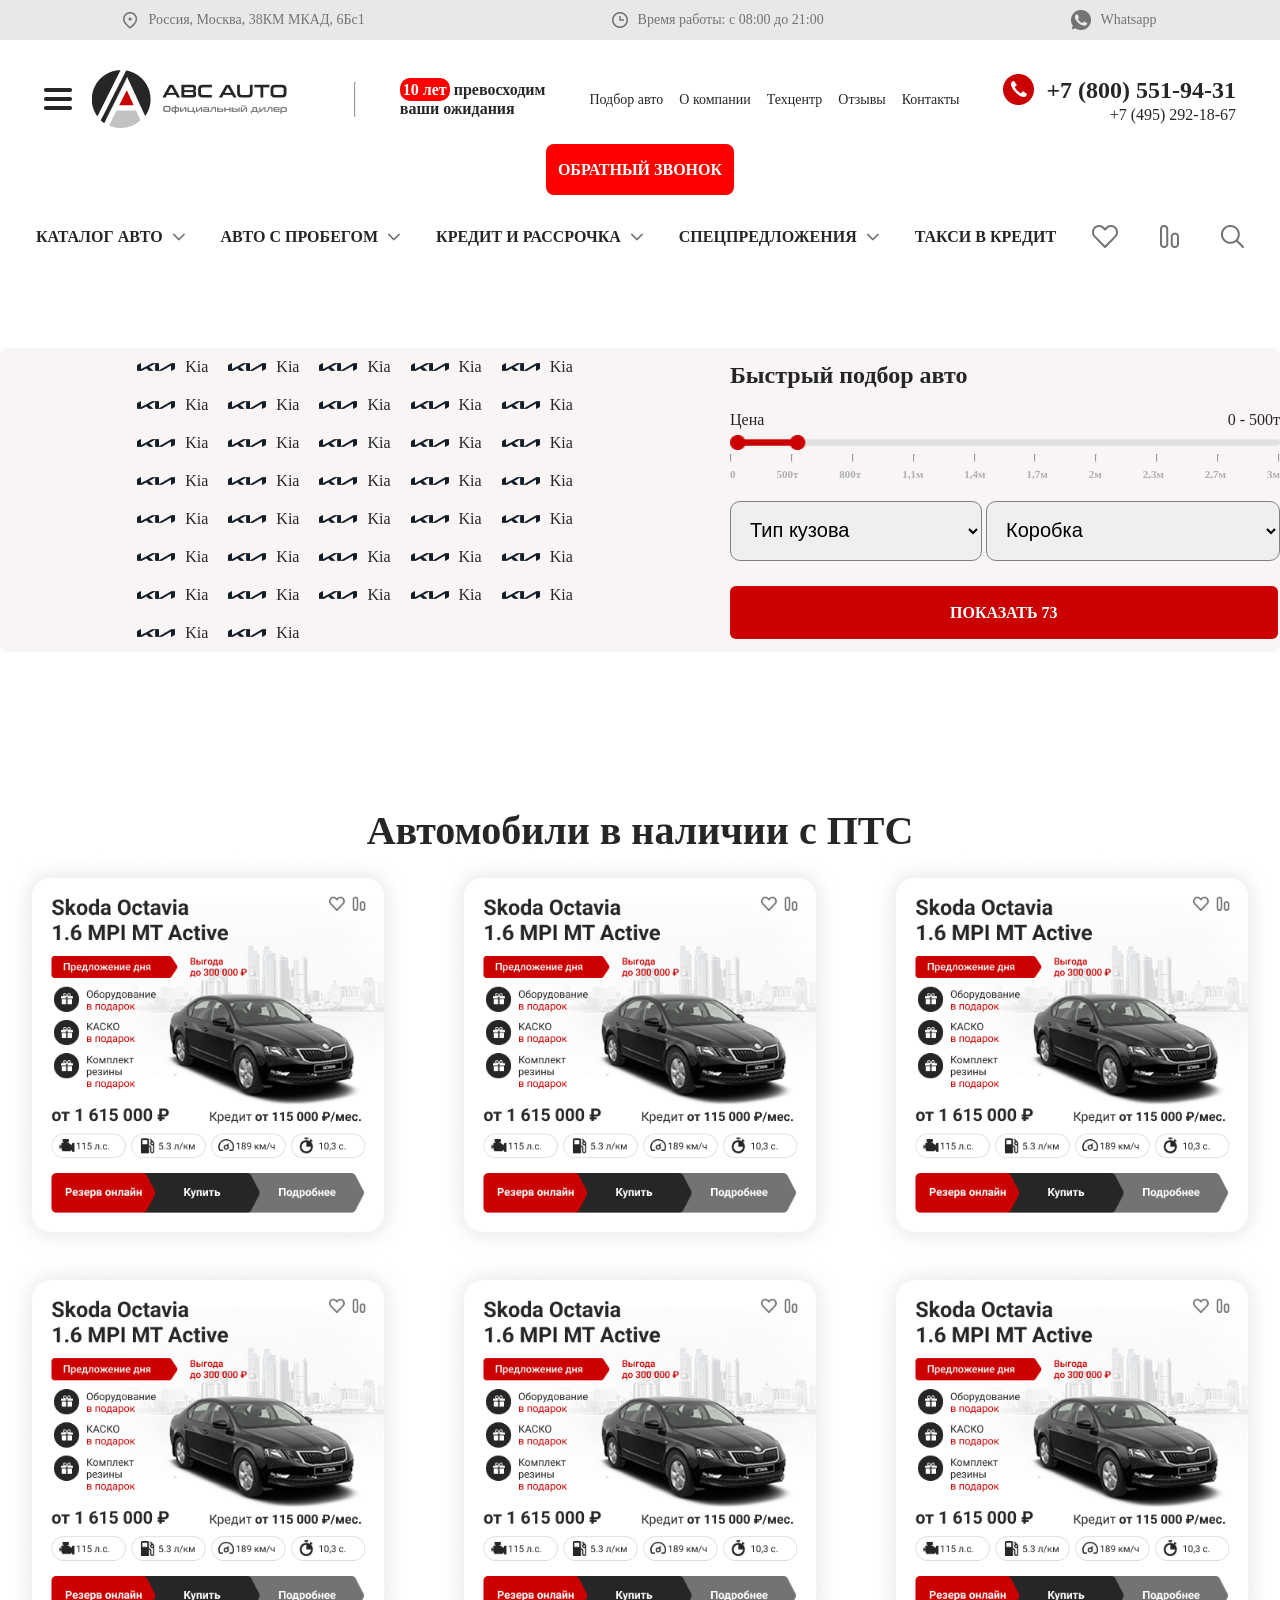
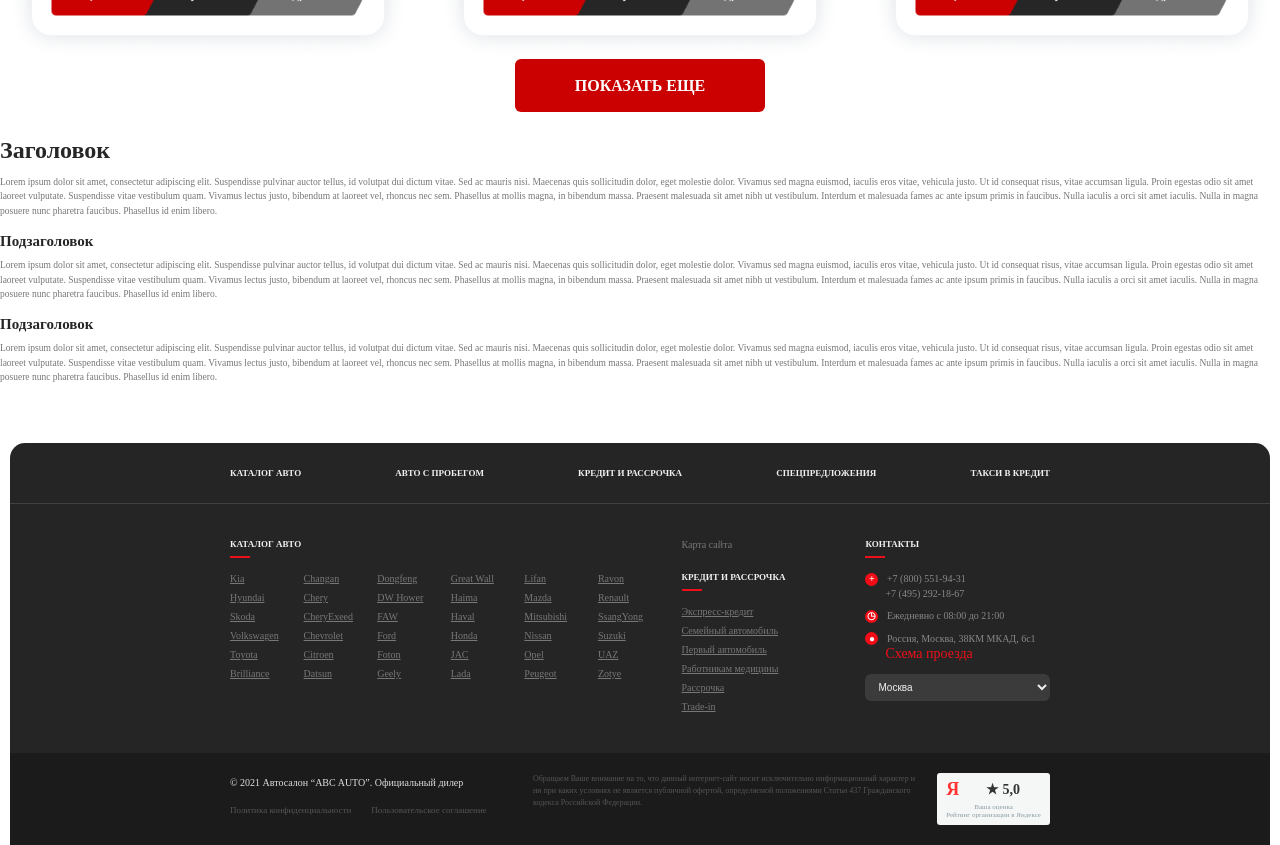
<file: home.html>
<!DOCTYPE html>
<html lang="en">

<head>
    <meta charset="UTF-8">
    <meta name="viewport" content="width=device-width, initial-scale=1.0">
    <link rel="stylesheet" href="./home.css">
    <title>Home</title>
</head>

<body>
    <header class="header">
        <div class="header__container">
            <div class="container">
                <p class="text"><img src="./assents/index.png" alt="" class="img">Россия, Москва, 38КМ МКАД, 6Бс1</p>
                <p class="text"><img src="./assents/time.png" alt="" class="img">Время работы: c 08:00 до 21:00</p>
                <p class="text"><img src="./assents/tel.png" alt="" class="img">Whatsapp</p>
            </div>

            <div class="header__top">
                <div class="imgs">
                    <img src="assents/burger.png" alt="" class="top__burger">
                    <img src="./assents/logo.png" alt="" class="logo">
                </div>
                <hr class="hr">
                <p class="top__text"> <span class="top__span">10 лет</span> превосходим <br> ваши ожидания</p>
                <ul class="top__menu">
                    <li class="top__item">
                        <a href="./index.html" class="top__link"><span class="span__menu">Подбор авто</span></a>
                    </li>
                    <li class="top__item">
                        <a href="./home.html" class="top__link">О компании</a>
                    </li>
                    <li class="top__item">
                        <a href="./insurance.html" class="top__link">Техцентр</a>
                    </li>
                    <li class="top__item">
                        <a href="./saved.html" class="top__link">Отзывы</a>
                    </li>
                    <li class="top__item">
                        <a href="./taxi.html" class="top__link">Контакты</a>
                    </li>
                </ul>
                <div class="top__tel">
                    <p class="top__tel1"><img src="./assents/tel__qizil.png" alt="" class="top__img">+7 (800) 551-94-31
                    </p>
                    <p class="top__tel2">+7 (495) 292-18-67</p>
                </div>
                <button class="top__btn">Обратный звонок</button>
            </div>

            <div class="header__bottom">
                <div class="bottom__box">
                    <p class="bottom__text">Каталог авто<img src="./assents/pastga.png" alt=""></p>
                    <p class="bottom__text">Авто с пробегом<img src="./assents/pastga.png" alt=""></p>
                    <p class="bottom__text">Кредит и рассрочка<img src="./assents/pastga.png" alt=""></p>
                    <p class="bottom__text">Спецпредложения<img src="./assents/pastga.png" alt=""></p>
                    <p class="bottom__text">Такси в кредит</p>
                    <div class="likes">
                        <img src="assents/like.png" alt="" class="likes__img">
                        <img src="assents/traydind.png" alt="" class="likes__img">
                        <img src="assents/search.png" alt="" class="likes__img">
                    </div>
                </div>
            </div>
        </div>
    </header>

    <main>
        <section class="cars">
            <div class="cars__container">
                <div class="cars__logo">
                    <div class="cars__box">
                        <p class="box"><img src="./assents/Kia.png" alt="" class="kia">Kia</p>
                        <p class="box"><img src="./assents/Kia.png" alt="" class="kia">Kia</p>
                        <p class="box"><img src="./assents/Kia.png" alt="" class="kia">Kia</p>
                        <p class="box"><img src="./assents/Kia.png" alt="" class="kia">Kia</p>
                        <p class="box"><img src="./assents/Kia.png" alt="" class="kia">Kia</p>
                        <p class="box"><img src="./assents/Kia.png" alt="" class="kia">Kia</p>
                        <p class="box"><img src="./assents/Kia.png" alt="" class="kia">Kia</p>
                        <p class="box"><img src="./assents/Kia.png" alt="" class="kia">Kia</p>
                    </div>
                    <div class="cars__box">
                        <p class="box"><img src="./assents/Kia.png" alt="" class="kia">Kia</p>
                        <p class="box"><img src="./assents/Kia.png" alt="" class="kia">Kia</p>
                        <p class="box"><img src="./assents/Kia.png" alt="" class="kia">Kia</p>
                        <p class="box"><img src="./assents/Kia.png" alt="" class="kia">Kia</p>
                        <p class="box"><img src="./assents/Kia.png" alt="" class="kia">Kia</p>
                        <p class="box"><img src="./assents/Kia.png" alt="" class="kia">Kia</p>
                        <p class="box"><img src="./assents/Kia.png" alt="" class="kia">Kia</p>
                        <p class="box"><img src="./assents/Kia.png" alt="" class="kia">Kia</p>
                    </div>
                    <div class="cars__box">
                        <p class="box"><img src="./assents/Kia.png" alt="" class="kia">Kia</p>
                        <p class="box"><img src="./assents/Kia.png" alt="" class="kia">Kia</p>
                        <p class="box"><img src="./assents/Kia.png" alt="" class="kia">Kia</p>
                        <p class="box"><img src="./assents/Kia.png" alt="" class="kia">Kia</p>
                        <p class="box"><img src="./assents/Kia.png" alt="" class="kia">Kia</p>
                        <p class="box"><img src="./assents/Kia.png" alt="" class="kia">Kia</p>
                        <p class="box"><img src="./assents/Kia.png" alt="" class="kia">Kia</p>
                    </div>
                    <div class="cars__box">
                        <p class="box"><img src="./assents/Kia.png" alt="" class="kia">Kia</p>
                        <p class="box"><img src="./assents/Kia.png" alt="" class="kia">Kia</p>
                        <p class="box"><img src="./assents/Kia.png" alt="" class="kia">Kia</p>
                        <p class="box"><img src="./assents/Kia.png" alt="" class="kia">Kia</p>
                        <p class="box"><img src="./assents/Kia.png" alt="" class="kia">Kia</p>
                        <p class="box"><img src="./assents/Kia.png" alt="" class="kia">Kia</p>
                        <p class="box"><img src="./assents/Kia.png" alt="" class="kia">Kia</p>
                    </div>
                    <div class="cars__box">
                        <p class="box"><img src="./assents/Kia.png" alt="" class="kia">Kia</p>
                        <p class="box"><img src="./assents/Kia.png" alt="" class="kia">Kia</p>
                        <p class="box"><img src="./assents/Kia.png" alt="" class="kia">Kia</p>
                        <p class="box"><img src="./assents/Kia.png" alt="" class="kia">Kia</p>
                        <p class="box"><img src="./assents/Kia.png" alt="" class="kia">Kia</p>
                        <p class="box"><img src="./assents/Kia.png" alt="" class="kia">Kia</p>
                        <p class="box"><img src="./assents/Kia.png" alt="" class="kia">Kia</p>
                    </div>
                </div>
                <div class="cars__sell">
                    <h1 class="sell__title">Быстрый подбор авто</h1>
                    <div class="sell__box">
                        <p class="sell__text">Цена</p>
                        <p class="sell__pul">0 - 500т</p>
                    </div>
                    <img src="assents/narxi.png" alt="" class="sell__img">
                    <div class="boxs__hr">
                        <hr class="box__hr">
                        <hr class="box__hr">
                        <hr class="box__hr">
                        <hr class="box__hr">
                        <hr class="box__hr">
                        <hr class="box__hr">
                        <hr class="box__hr">
                        <hr class="box__hr">
                        <hr class="box__hr">
                        <hr class="box__hr">
                    </div>
                    <div class="boxs__narx">
                        <p class="box__narxlari">0</p>
                        <p class="box__narxlari">500т</p>
                        <p class="box__narxlari">800т</p>
                        <p class="box__narxlari">1,1м</p>
                        <p class="box__narxlari">1,4м</p>
                        <p class="box__narxlari">1,7м</p>
                        <p class="box__narxlari">2м</p>
                        <p class="box__narxlari">2,3м</p>
                        <p class="box__narxlari">2,7м</p>
                        <p class="box__narxlari">3м</p>
                    </div>
                    <div class="boxs__selects">
                        <select class="select" name="typeKuzov">
                            <option value="" disabled selected>Тип кузова</option>
                            <option value="sedan">Седан</option>
                            <option value="hatchback">Хэтчбек</option>
                            <option value="suv">Внедорожник</option>
                        </select>
                        <select class="select" name="typeBox">
                            <option value="" disabled selected>Коробка</option>
                            <option value="at">Автомат (АКПП)</option>
                            <option value="mt">Механика (МКПП)</option>
                            <option value="amt">Робот (РКПП)</option>
                            <option value="cvt">Вариатор (CVT)</option>
                        </select>
                    </div>
                    <button class="button">Показать 73</button>
                </div>
            </div>
        </section>

        <section class="cards">
            <div class="cards__container">
                <h1 class="cards__title">
                    Автомобили в наличии с ПТС
                </h1>
                <div class="cards__box__top">
                    <img src="assents/car__info.png" alt="" class="cards__img">
                    <img src="assents/car__info.png" alt="" class="cards__img">
                    <img src="assents/car__info.png" alt="" class="cards__img">
                </div>
                <div class="cards__box__bottom">
                    <img src="assents/car__info.png" alt="" class="cards__img">
                    <img src="assents/car__info.png" alt="" class="cards__img">
                    <img src="assents/car__info.png" alt="" class="cards__img">
                </div>
                <button class="cards__btn">Показать еще</button>
            </div>
        </section>

        <section class="content">
            <h1>Заголовок</h1>
            <p>
                Lorem ipsum dolor sit amet, consectetur adipiscing elit. Suspendisse pulvinar auctor tellus, id volutpat
                dui dictum vitae.
                Sed ac mauris nisi. Maecenas quis sollicitudin dolor, eget molestie dolor. Vivamus sed magna euismod,
                iaculis eros vitae,
                vehicula justo. Ut id consequat risus, vitae accumsan ligula. Proin egestas odio sit amet laoreet
                vulputate.
                Suspendisse vitae vestibulum quam. Vivamus lectus justo, bibendum at laoreet vel, rhoncus nec sem.
                Phasellus at mollis
                magna, in bibendum massa. Praesent malesuada sit amet nibh ut vestibulum. Interdum et malesuada fames ac
                ante ipsum primis
                in faucibus. Nulla iaculis a orci sit amet iaculis. Nulla in magna posuere nunc pharetra faucibus.
                Phasellus id enim libero.
            </p>

            <section class="text-section">
                <h2>Подзаголовок</h2>
                <p>
                    Lorem ipsum dolor sit amet, consectetur adipiscing elit. Suspendisse pulvinar auctor tellus, id
                    volutpat dui dictum vitae.
                    Sed ac mauris nisi. Maecenas quis sollicitudin dolor, eget molestie dolor. Vivamus sed magna
                    euismod, iaculis eros vitae,
                    vehicula justo. Ut id consequat risus, vitae accumsan ligula. Proin egestas odio sit amet laoreet
                    vulputate.
                    Suspendisse vitae vestibulum quam. Vivamus lectus justo, bibendum at laoreet vel, rhoncus nec sem.
                    Phasellus at mollis
                    magna, in bibendum massa. Praesent malesuada sit amet nibh ut vestibulum. Interdum et malesuada
                    fames ac ante ipsum primis
                    in faucibus. Nulla iaculis a orci sit amet iaculis. Nulla in magna posuere nunc pharetra faucibus.
                    Phasellus id enim libero.
                </p>
            </section>

            <section class="text-section">
                <h2>Подзаголовок</h2>
                <p>
                    Lorem ipsum dolor sit amet, consectetur adipiscing elit. Suspendisse pulvinar auctor tellus, id
                    volutpat dui dictum vitae.
                    Sed ac mauris nisi. Maecenas quis sollicitudin dolor, eget molestie dolor. Vivamus sed magna
                    euismod, iaculis eros vitae,
                    vehicula justo. Ut id consequat risus, vitae accumsan ligula. Proin egestas odio sit amet laoreet
                    vulputate.
                    Suspendisse vitae vestibulum quam. Vivamus lectus justo, bibendum at laoreet vel, rhoncus nec sem.
                    Phasellus at mollis
                    magna, in bibendum massa. Praesent malesuada sit amet nibh ut vestibulum. Interdum et malesuada
                    fames ac ante ipsum primis
                    in faucibus. Nulla iaculis a orci sit amet iaculis. Nulla in magna posuere nunc pharetra faucibus.
                    Phasellus id enim libero.
                </p>
            </section>
        </section>

        <footer class="footer">

            <nav class="footer-nav">
                <a href="#">КАТАЛОГ АВТО</a>
                <a href="#">АВТО С ПРОБЕГОМ</a>
                <a href="#">КРЕДИТ И РАССРОЧКА</a>
                <a href="#">СПЕЦПРЕДЛОЖЕНИЯ</a>
                <a href="#">ТАКСИ В КРЕДИТ</a>
            </nav>

            <div class="footer-main">

                <section class="footer-column catalog">
                    <h3>КАТАЛОГ АВТО</h3>

                    <div class="car-links">
                        <div>
                            <a href="#">Kia</a>
                            <a href="#">Hyundai</a>
                            <a href="#">Skoda</a>
                            <a href="#">Volkswagen</a>
                            <a href="#">Toyota</a>
                            <a href="#">Brilliance</a>
                        </div>

                        <div>
                            <a href="#">Changan</a>
                            <a href="#">Chery</a>
                            <a href="#">CheryExeed</a>
                            <a href="#">Chevrolet</a>
                            <a href="#">Citroen</a>
                            <a href="#">Datsun</a>
                        </div>

                        <div>
                            <a href="#">Dongfeng</a>
                            <a href="#">DW Hower</a>
                            <a href="#">FAW</a>
                            <a href="#">Ford</a>
                            <a href="#">Foton</a>
                            <a href="#">Geely</a>
                        </div>

                        <div>
                            <a href="#">Great Wall</a>
                            <a href="#">Haima</a>
                            <a href="#">Haval</a>
                            <a href="#">Honda</a>
                            <a href="#">JAC</a>
                            <a href="#">Lada</a>
                        </div>

                        <div>
                            <a href="#">Lifan</a>
                            <a href="#">Mazda</a>
                            <a href="#">Mitsubishi</a>
                            <a href="#">Nissan</a>
                            <a href="#">Opel</a>
                            <a href="#">Peugeot</a>
                        </div>

                        <div>
                            <a href="#">Ravon</a>
                            <a href="#">Renault</a>
                            <a href="#">SsangYong</a>
                            <a href="#">Suzuki</a>
                            <a href="#">UAZ</a>
                            <a href="#">Zotye</a>
                        </div>
                    </div>
                </section>

                <section class="footer-column credit">
                    <a class="muted-heading" href="#">Карта сайта</a>

                    <h3>КРЕДИТ И РАССРОЧКА</h3>

                    <a href="#">Экспресс-кредит</a>
                    <a href="#">Семейный автомобиль</a>
                    <a href="#">Первый автомобиль</a>
                    <a href="#">Работникам медицины</a>
                    <a href="#">Рассрочка</a>
                    <a href="#">Trade-in</a>
                </section>

                <section class="footer-column contacts">
                    <h3>КОНТАКТЫ</h3>

                    <p>
                        <span class="contact-icon">+</span>
                        +7 (800) 551-94-31<br>
                        <span class="contact-indent">+7 (495) 292-18-67</span>
                    </p>

                    <p>
                        <span class="contact-icon">◷</span>
                        Ежедневно с 08:00 до 21:00
                    </p>

                    <p>
                        <span class="contact-icon">●</span>
                        Россия, Москва, 38КМ МКАД, 6с1<br>
                        <a class="red-link" href="#">Схема проезда</a>
                    </p>

                    <select>
                        <option>Москва</option>
                        <option>Санкт-Петербург</option>
                        <option>Казань</option>
                    </select>
                </section>

            </div>

            <div class="footer-bottom">

                <div class="legal">
                    <p>© 2021 Автосалон “ABC AUTO”. Официальный дилер</p>

                    <div class="legal-links">
                        <a href="#">Политика конфиденциальности</a>
                        <a href="#">Пользовательское соглашение</a>
                    </div>
                </div>

                <p class="disclaimer">
                    Обращаем Ваше внимание на то, что данный интернет-сайт носит исключительно
                    информационный характер и ни при каких условиях не является публичной офертой,
                    определяемой положениями Статьи 437 Гражданского кодекса Российской Федерации.
                </p>

                <div class="rating">
                    <span>Я</span>
                    <strong>★ 5,0</strong>
                    <small>Ваша оценка<br>Рейтинг организации в Яндексе</small>
                </div>

            </div>

        </footer>
    </main>
</body>

</html>
</file>
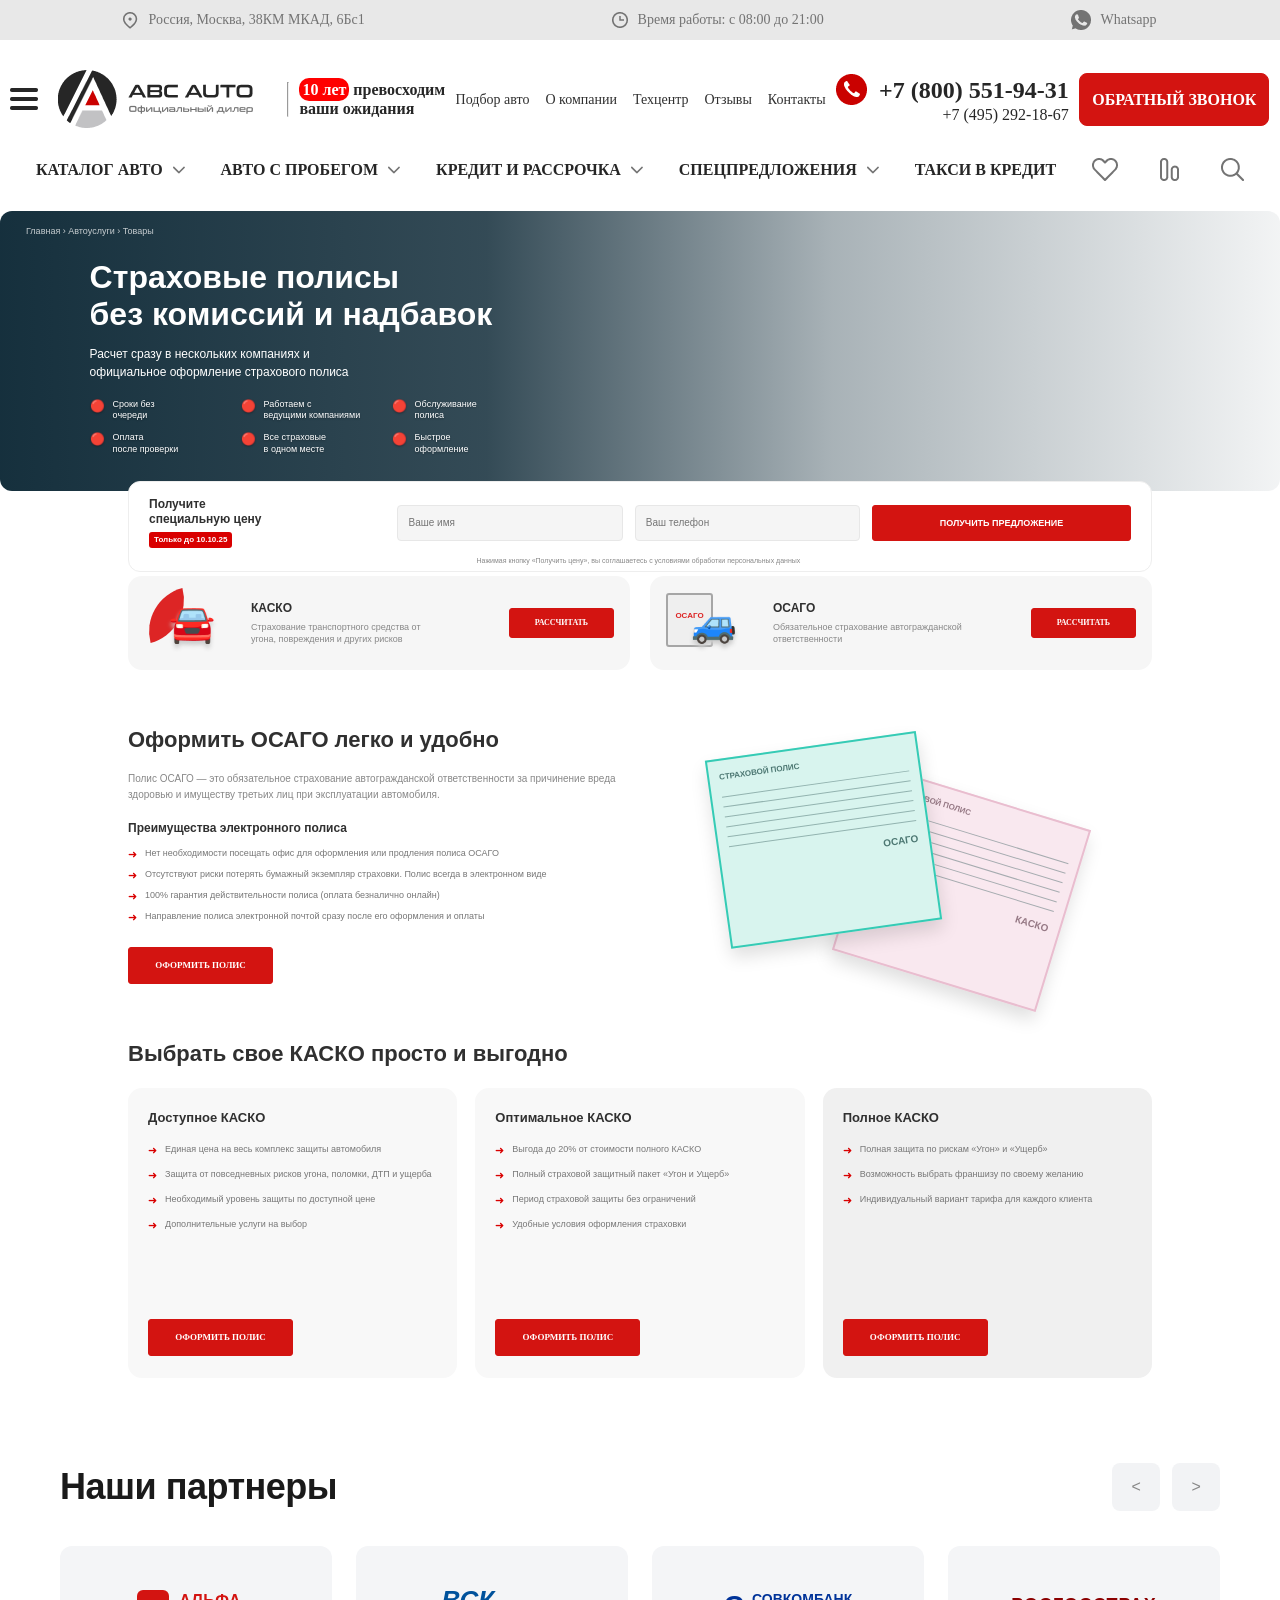
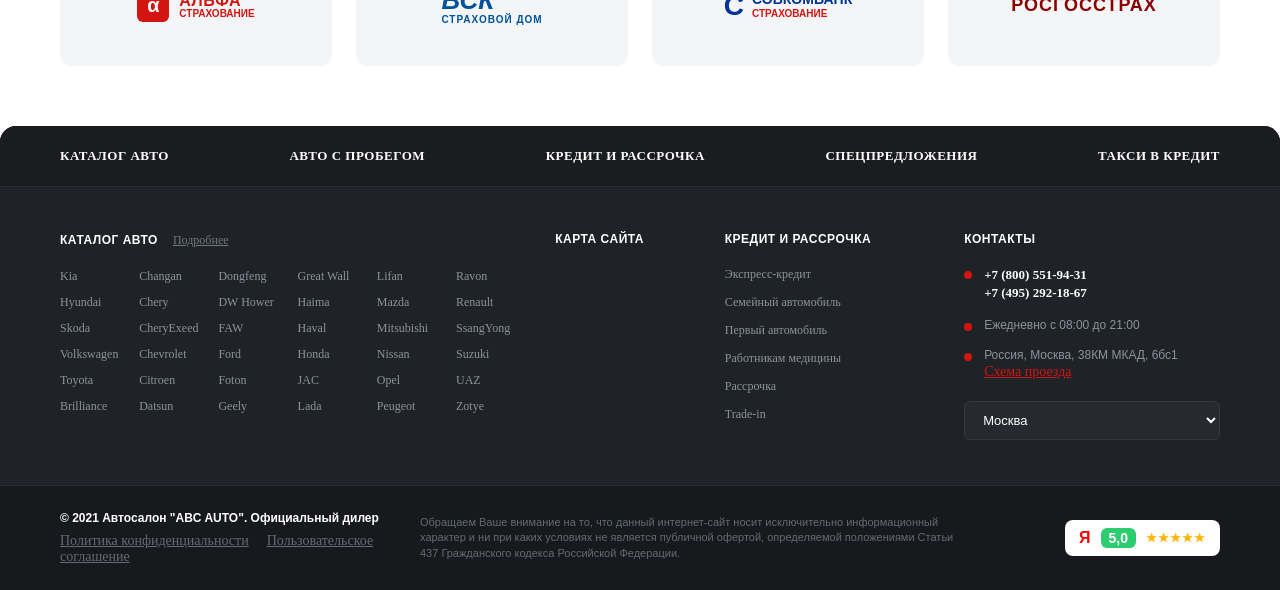
<file: insurance.html>
<!DOCTYPE html>
<html lang="ru">

<head>
    <meta charset="UTF-8">
    <meta name="viewport" content="width=device-width, initial-scale=1.0">
    <link rel="stylesheet" href="./insurance.css">
    <title>Страховые полисы</title>
</head>

<body>

    <header class="header">
        <div class="header__container">
            <div class="container__header">
                <p class="text"><img src="./assents/index.png" alt="" class="img">Россия, Москва, 38КМ МКАД, 6Бс1</p>
                <p class="text"><img src="./assents/time.png" alt="" class="img">Время работы: c 08:00 до 21:00</p>
                <p class="text"><img src="./assents/tel.png" alt="" class="img">Whatsapp</p>
            </div>

            <div class="header__top">
                <div class="imgs">
                    <img src="assents/burger.png" alt="" class="top__burger">
                    <img src="./assents/logo.png" alt="" class="logo">
                </div>
                <hr class="hr">
                <p class="top__text"> <span class="top__span">10 лет</span> превосходим <br> ваши ожидания</p>
                <ul class="top__menu">
                    <li class="top__item">
                        <a href="./index.html" class="top__link"><span class="span__menu">Подбор авто</span></a>
                    </li>
                    <li class="top__item">
                        <a href="./home.html" class="top__link">О компании</a>
                    </li>
                    <li class="top__item">
                        <a href="./insurance.html" class="top__link">Техцентр</a>
                    </li>
                    <li class="top__item">
                        <a href="./saved.html" class="top__link">Отзывы</a>
                    </li>
                    <li class="top__item">
                        <a href="./taxi.html" class="top__link">Контакты</a>
                    </li>
                </ul>
                <div class="top__tel">
                    <p class="top__tel1"><img src="./assents/tel__qizil.png" alt="" class="top__img">+7 (800) 551-94-31
                    </p>
                    <p class="top__tel2">+7 (495) 292-18-67</p>
                </div>
                <button class="top__btn">Обратный звонок</button>
            </div>

            <div class="header__bottom">
                <div class="bottom__box">
                    <p class="bottom__text">Каталог авто<img src="./assents/pastga.png" alt=""></p>
                    <p class="bottom__text">Авто с пробегом<img src="./assents/pastga.png" alt=""></p>
                    <p class="bottom__text">Кредит и рассрочка<img src="./assents/pastga.png" alt=""></p>
                    <p class="bottom__text">Спецпредложения<img src="./assents/pastga.png" alt=""></p>
                    <p class="bottom__text">Такси в кредит</p>
                    <div class="likes">
                        <img src="assents/like.png" alt="" class="likes__img">
                        <img src="assents/traydind.png" alt="" class="likes__img">
                        <img src="assents/search.png" alt="" class="likes__img">
                    </div>
                </div>
            </div>
        </div>
    </header>

    <main>

        <section class="hero">
            <div class="breadcrumbs">
                Главная › Автоуслуги › Товары
            </div>

            <div class="hero-content">
                <h1>
                    Страховые полисы<br>
                    без комиссий и надбавок
                </h1>

                <p class="hero-description">
                    Расчет сразу в нескольких компаниях и<br>
                    официальное оформление страхового полиса
                </p>

                <div class="benefits">
                    <span>🔴 <small>Сроки без<br>очереди</small></span>
                    <span>🔴 <small>Работаем с<br>ведущими компаниями</small></span>
                    <span>🔴 <small>Обслуживание<br>полиса</small></span>
                    <span>🔴 <small>Оплата<br>после проверки</small></span>
                    <span>🔴 <small>Все страховые<br>в одном месте</small></span>
                    <span>🔴 <small>Быстрое<br>оформление</small></span>
                </div>
            </div>
        </section>

        <section class="quote-form">
            <div class="quote-title">
                Получите<br>
                специальную цену
                <small>Только до 10.10.25</small>
            </div>

            <input type="text" placeholder="Ваше имя">
            <input type="tel" placeholder="Ваш телефон">

            <button>ПОЛУЧИТЬ ПРЕДЛОЖЕНИЕ</button>

            <p>
                Нажимая кнопку «Получить цену», вы соглашаетесь
                с условиями обработки персональных данных
            </p>
        </section>

        <section class="insurance-types">

            <article class="type-card">
                <div class="car-art casco-art">
                    <span>🚘</span>
                </div>

                <div class="type-info">
                    <h2>КАСКО</h2>
                    <p>
                        Страхование транспортного средства
                        от угона, повреждения и других рисков
                    </p>
                </div>

                <a href="#">РАССЧИТАТЬ</a>
            </article>

            <article class="type-card">
                <div class="car-art osago-art">
                    <span>🚙</span>
                </div>

                <div class="type-info">
                    <h2>ОСАГО</h2>
                    <p>
                        Обязательное страхование
                        автогражданской ответственности
                    </p>
                </div>

                <a href="#">РАССЧИТАТЬ</a>
            </article>

        </section>

        <section class="osago-section">

            <div class="osago-copy">
                <h2>Оформить ОСАГО легко и удобно</h2>

                <p>
                    Полис ОСАГО — это обязательное страхование
                    автогражданской ответственности за причинение
                    вреда здоровью и имуществу третьих лиц при
                    эксплуатации автомобиля.
                </p>

                <h3>Преимущества электронного полиса</h3>

                <ul>
                    <li>
                        Нет необходимости посещать офис для
                        оформления или продления полиса ОСАГО
                    </li>
                    <li>
                        Отсутствуют риски потерять бумажный экземпляр
                        страховки. Полис всегда в электронном виде
                    </li>
                    <li>
                        100% гарантия действительности полиса
                        (оплата безналично онлайн)
                    </li>
                    <li>
                        Направление полиса электронной почтой
                        сразу после его оформления и оплаты
                    </li>
                </ul>

                <a class="red-button" href="#">ОФОРМИТЬ ПОЛИС</a>
            </div>

            <div class="documents-art">
                <div class="document document-green">
                    <strong>СТРАХОВОЙ ПОЛИС</strong>
                    <i></i><i></i><i></i><i></i><i></i><i></i>
                    <b>ОСАГО</b>
                </div>

                <div class="document document-pink">
                    <strong>СТРАХОВОЙ ПОЛИС</strong>
                    <i></i><i></i><i></i><i></i><i></i><i></i>
                    <b>КАСКО</b>
                </div>
            </div>

        </section>

        <section class="casco-section">
            <h2>Выбрать свое КАСКО просто и выгодно</h2>

            <div class="casco-cards">

                <article class="casco-card">
                    <h3>Доступное КАСКО</h3>

                    <ul>
                        <li>Единая цена на весь комплекс защиты автомобиля</li>
                        <li>Защита от повседневных рисков угона, поломки, ДТП и ущерба</li>
                        <li>Необходимый уровень защиты по доступной цене</li>
                        <li>Дополнительные услуги на выбор</li>
                    </ul>

                    <a class="red-button" href="#">ОФОРМИТЬ ПОЛИС</a>
                </article>

                <article class="casco-card">
                    <h3>Оптимальное КАСКО</h3>

                    <ul>
                        <li>Выгода до 20% от стоимости полного КАСКО</li>
                        <li>Полный страховой защитный пакет «Угон и Ущерб»</li>
                        <li>Период страховой защиты без ограничений</li>
                        <li>Удобные условия оформления страховки</li>
                    </ul>

                    <a class="red-button" href="#">ОФОРМИТЬ ПОЛИС</a>
                </article>

                <article class="casco-card">
                    <h3>Полное КАСКО</h3>

                    <ul>
                        <li>Полная защита по рискам «Угон» и «Ущерб»</li>
                        <li>Возможность выбрать франшизу по своему желанию</li>
                        <li>Индивидуальный вариант тарифа для каждого клиента</li>
                    </ul>

                    <a class="red-button" href="#">ОФОРМИТЬ ПОЛИС</a>
                </article>

            </div>
        </section>

        <section class="partners-section">
            <div class="container">
                <div class="partners-header">
                    <h2>Наши партнеры</h2>
                    <div class="slider-arrows">
                        <button class="arrow prev" aria-label="Previous">
                            <i class="fa-solid fa-chevron-left"><</i>
                        </button>
                        <button class="arrow next active" aria-label="Next">
                            <i class="fa-solid fa-chevron-right">></i>
                        </button>
                    </div>
                </div>

                <div class="partners-grid">
                    <div class="partner-card">
                        <div class="logo-box alpha">
                            <span class="logo-icon">α</span>
                            <div class="logo-text">
                                <strong>АЛЬФА</strong>
                                <span>СТРАХОВАНИЕ</span>
                            </div>
                        </div>
                    </div>

                    <div class="partner-card">
                        <div class="logo-box vsk">
                            <span class="logo-blue">ВСК</span>
                            <span>СТРАХОВОЙ ДОМ</span>
                        </div>
                    </div>

                    <div class="partner-card">
                        <div class="logo-box sovcom">
                            <span class="logo-c">C</span>
                            <div class="logo-text">
                                <strong>СОВКОМБАНК</strong>
                                <span>СТРАХОВАНИЕ</span>
                            </div>
                        </div>
                    </div>

                    <div class="partner-card">
                        <div class="logo-box rosgos">
                            <strong>РОСГОССТРАХ</strong>
                        </div>
                    </div>
                </div>
            </div>
        </section>

        <!-- FOOTER SECTION -->
        <footer class="footer">
            <!-- Top Navigation Menu -->
            <div class="footer-top-nav">
                <div class="container nav-links">
                    <a href="#">КАТАЛОГ АВТО</a>
                    <a href="#">АВТО С ПРОБЕГОМ</a>
                    <a href="#">КРЕДИТ И РАССРОЧКА</a>
                    <a href="#">СПЕЦПРЕДЛОЖЕНИЯ</a>
                    <a href="#">ТАКСИ В КРЕДИТ</a>
                </div>
            </div>

            <!-- Main Footer Content -->
            <div class="footer-main">
                <div class="container footer-grid">

                    <!-- Column 1: Catalog Auto -->
                    <div class="footer-col wide-col">
                        <div class="col-title">
                            <h3>КАТАЛОГ АВТО</h3>
                            <a href="#" class="more-link">Подробнее</a>
                        </div>
                        <div class="car-brands-grid">
                            <ul>
                                <li><a href="#">Kia</a></li>
                                <li><a href="#">Hyundai</a></li>
                                <li><a href="#">Skoda</a></li>
                                <li><a href="#">Volkswagen</a></li>
                                <li><a href="#">Toyota</a></li>
                                <li><a href="#">Brilliance</a></li>
                            </ul>
                            <ul>
                                <li><a href="#">Changan</a></li>
                                <li><a href="#">Chery</a></li>
                                <li><a href="#">CheryExeed</a></li>
                                <li><a href="#">Chevrolet</a></li>
                                <li><a href="#">Citroen</a></li>
                                <li><a href="#">Datsun</a></li>
                            </ul>
                            <ul>
                                <li><a href="#">Dongfeng</a></li>
                                <li><a href="#">DW Hower</a></li>
                                <li><a href="#">FAW</a></li>
                                <li><a href="#">Ford</a></li>
                                <li><a href="#">Foton</a></li>
                                <li><a href="#">Geely</a></li>
                            </ul>
                            <ul>
                                <li><a href="#">Great Wall</a></li>
                                <li><a href="#">Haima</a></li>
                                <li><a href="#">Haval</a></li>
                                <li><a href="#">Honda</a></li>
                                <li><a href="#">JAC</a></li>
                                <li><a href="#">Lada</a></li>
                            </ul>
                            <ul>
                                <li><a href="#">Lifan</a></li>
                                <li><a href="#">Mazda</a></li>
                                <li><a href="#">Mitsubishi</a></li>
                                <li><a href="#">Nissan</a></li>
                                <li><a href="#">Opel</a></li>
                                <li><a href="#">Peugeot</a></li>
                            </ul>
                            <ul>
                                <li><a href="#">Ravon</a></li>
                                <li><a href="#">Renault</a></li>
                                <li><a href="#">SsangYong</a></li>
                                <li><a href="#">Suzuki</a></li>
                                <li><a href="#">UAZ</a></li>
                                <li><a href="#">Zotye</a></li>
                            </ul>
                        </div>
                    </div>

                    <!-- Column 2: Quick Links -->
                    <div class="footer-col">
                        <h3>КАРТА САЙТА</h3>
                    </div>

                    <!-- Column 3: Credit -->
                    <div class="footer-col">
                        <h3>КРЕДИТ И РАССРОЧКА</h3>
                        <ul class="footer-menu">
                            <li><a href="#">Экспресс-кредит</a></li>
                            <li><a href="#">Семейный автомобиль</a></li>
                            <li><a href="#">Первый автомобиль</a></li>
                            <li><a href="#">Работникам медицины</a></li>
                            <li><a href="#">Рассрочка</a></li>
                            <li><a href="#">Trade-in</a></li>
                        </ul>
                    </div>

                    <!-- Column 4: Contacts -->
                    <div class="footer-col contacts-col">
                        <h3>КОНТАКТЫ</h3>
                        <ul class="contacts-list">
                            <li>
                                <span class="red-dot"></span>
                                <div class="phones">
                                    <a href="tel:+78005519431">+7 (800) 551-94-31</a>
                                    <a href="tel:+74952921867">+7 (495) 292-18-67</a>
                                </div>
                            </li>
                            <li>
                                <span class="red-dot"></span>
                                <span>Ежедневно с 08:00 до 21:00</span>
                            </li>
                            <li>
                                <span class="red-dot"></span>
                                <div>
                                    <span>Россия, Москва, 38КМ МКАД, 6бс1</span><br>
                                    <a href="#" class="map-link">Схема проезда</a>
                                </div>
                            </li>
                        </ul>
                        <div class="city-select">
                            <select>
                                <option value="msk">Москва</option>
                                <option value="spb">Санкт-Петербург</option>
                            </select>
                        </div>
                    </div>

                </div>
            </div>

            <!-- Footer Bottom -->
            <div class="footer-bottom">
                <div class="container footer-bottom-content">
                    <div class="copyright-info">
                        <p class="copy">© 2021 Автосалон "ABC AUTO". Официальный дилер</p>
                        <div class="legal-links">
                            <a href="#">Политика конфиденциальности</a>
                            <a href="#">Пользовательское соглашение</a>
                        </div>
                    </div>

                    <p class="disclaimer">
                        Обращаем Ваше внимание на то, что данный интернет-сайт носит исключительно информационный
                        характер и ни при каких условиях не является публичной офертой, определяемой положениями Статьи
                        437 Гражданского кодекса Российской Федерации.
                    </p>

                    <div class="rating-badge">
                        <div class="yandex-rating">
                            <span class="y-red">Я</span>
                            <span class="score">5,0</span>
                            <span class="stars">★★★★★</span>
                        </div>
                    </div>
                </div>
            </div>
        </footer>

    </main>

</body>

</html>
</file>
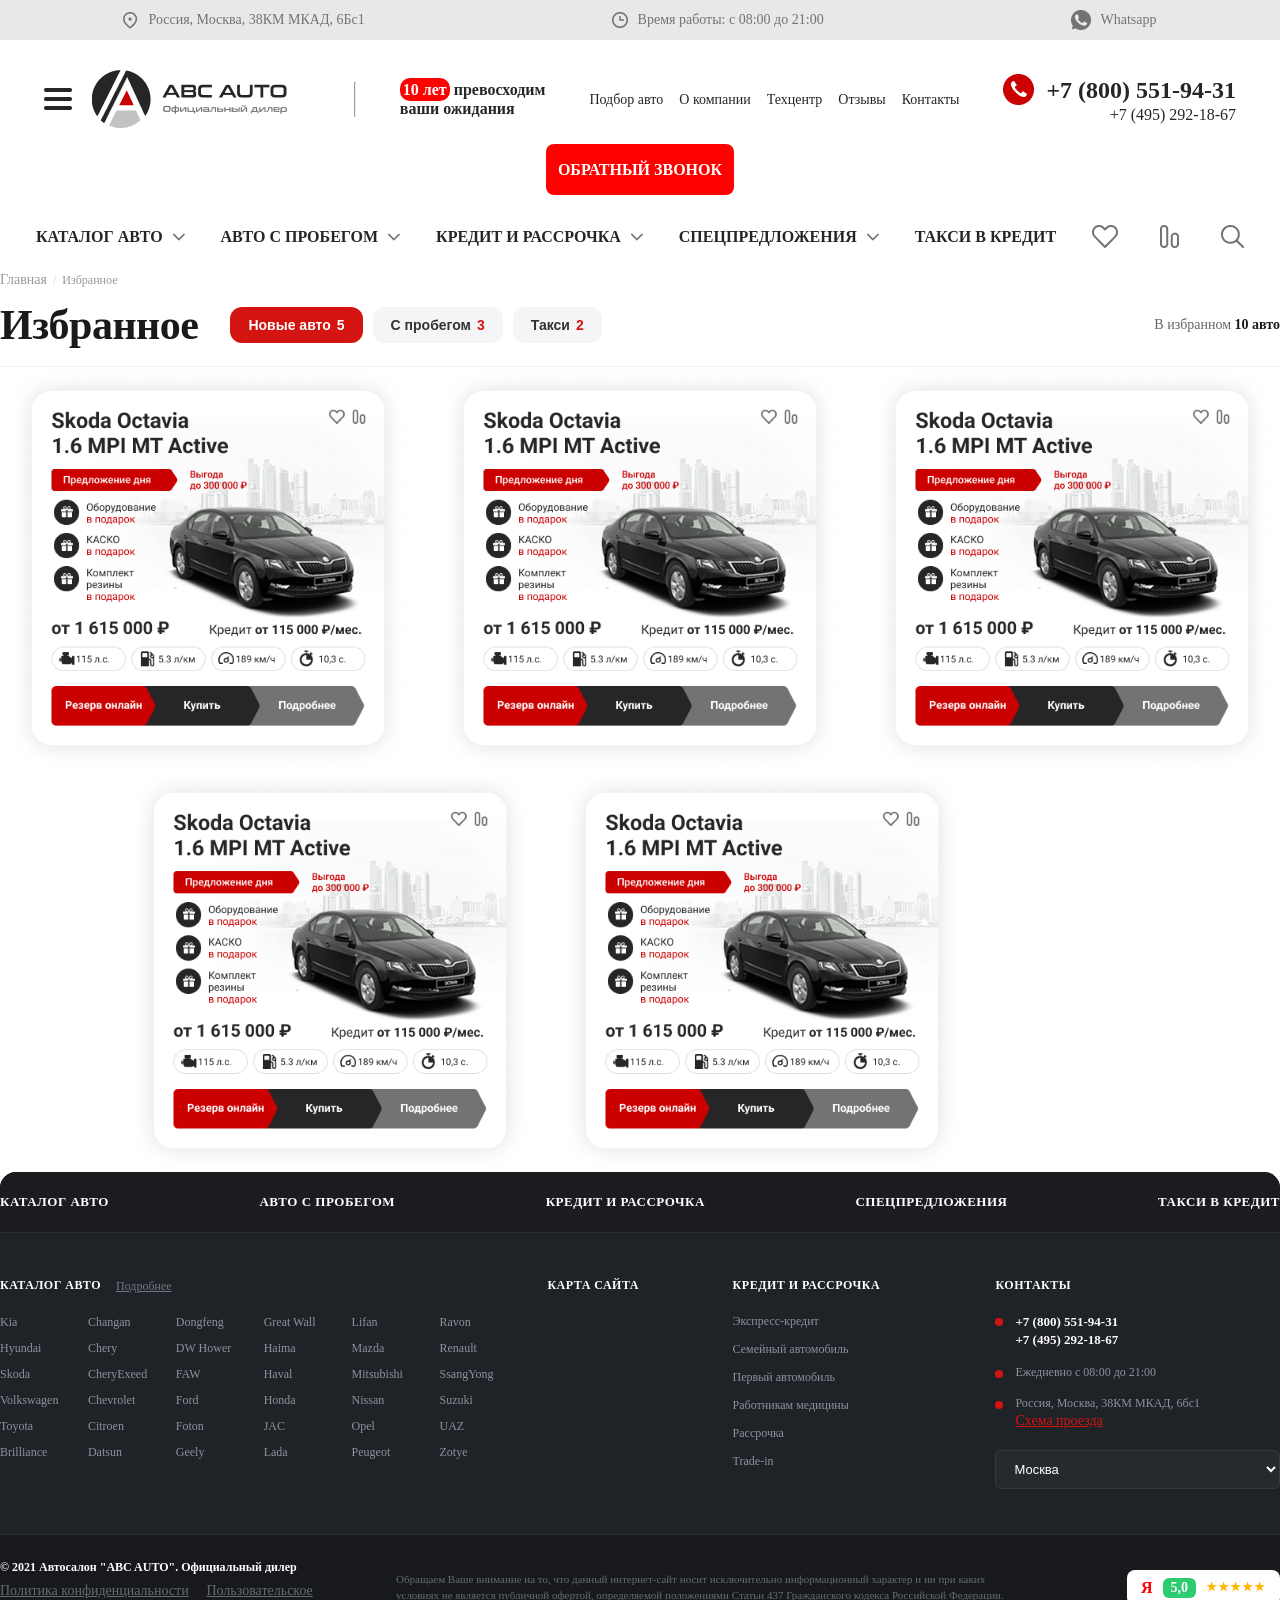
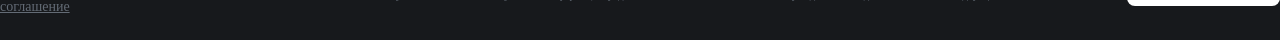
<file: saved.html>
<!DOCTYPE html>
<html lang="en">

<head>
    <meta charset="UTF-8">
    <meta name="viewport" content="width=device-width, initial-scale=1.0">
    <link rel="stylesheet" href="./saved.css">
    <title>Saved</title>
</head>

<body>
    <header class="header">
        <div class="header__container">
            <div class="container__header">
                <p class="text"><img src="./assents/index.png" alt="" class="img">Россия, Москва, 38КМ МКАД, 6Бс1</p>
                <p class="text"><img src="./assents/time.png" alt="" class="img">Время работы: c 08:00 до 21:00</p>
                <p class="text"><img src="./assents/tel.png" alt="" class="img">Whatsapp</p>
            </div>

            <div class="header__top">
                <div class="imgs">
                    <img src="assents/burger.png" alt="" class="top__burger">
                    <img src="./assents/logo.png" alt="" class="logo">
                </div>
                <hr class="hr">
                <p class="top__text"> <span class="top__span">10 лет</span> превосходим <br> ваши ожидания</p>
                <ul class="top__menu">
                    <li class="top__item">
                        <a href="./index.html" class="top__link"><span class="span__menu">Подбор авто</span></a>
                    </li>
                    <li class="top__item">
                        <a href="./home.html" class="top__link">О компании</a>
                    </li>
                    <li class="top__item">
                        <a href="./insurance.html" class="top__link">Техцентр</a>
                    </li>
                    <li class="top__item">
                        <a href="./saved.html" class="top__link">Отзывы</a>
                    </li>
                    <li class="top__item">
                        <a href="./taxi.html" class="top__link">Контакты</a>
                    </li>
                </ul>
                <div class="top__tel">
                    <p class="top__tel1"><img src="./assents/tel__qizil.png" alt="" class="top__img">+7 (800) 551-94-31
                    </p>
                    <p class="top__tel2">+7 (495) 292-18-67</p>
                </div>
                <button class="top__btn">Обратный звонок</button>
            </div>

            <div class="header__bottom">
                <div class="bottom__box">
                    <p class="bottom__text">Каталог авто<img src="./assents/pastga.png" alt=""></p>
                    <p class="bottom__text">Авто с пробегом<img src="./assents/pastga.png" alt=""></p>
                    <p class="bottom__text">Кредит и рассрочка<img src="./assents/pastga.png" alt=""></p>
                    <p class="bottom__text">Спецпредложения<img src="./assents/pastga.png" alt=""></p>
                    <p class="bottom__text">Такси в кредит</p>
                    <div class="likes">
                        <img src="assents/like.png" alt="" class="likes__img">
                        <img src="assents/traydind.png" alt="" class="likes__img">
                        <img src="assents/search.png" alt="" class="likes__img">
                    </div>
                </div>
            </div>
        </div>
    </header>

    <main>
        <section class="favorites-header-section">
            <div class="container">
                <!-- Breadcrumbs / Yo'l ko'rsatkich -->
                <nav class="breadcrumbs">
                    <a href="#">Главная</a>
                    <span class="separator">/</span>
                    <span class="current">Избранное</span>
                </nav>

                <!-- Asosiy sarlavha va filtrlar qatori -->
                <div class="favorites-header-content">
                    <div class="title-and-tabs">
                        <h1 class="page-title">Избранное</h1>

                        <!-- Tab / Filtr tugmalari -->
                        <div class="tabs-group">
                            <button class="tab-btn active">
                                Новые авто <span class="badge">5</span>
                            </button>
                            <button class="tab-btn">
                                С пробегом <span class="badge">3</span>
                            </button>
                            <button class="tab-btn">
                                Такси <span class="badge">2</span>
                            </button>
                        </div>
                    </div>

                    <!-- O'ng tomondagi umumiy soni -->
                    <div class="total-count">
                        В избранном <strong>10 авто</strong>
                    </div>
                </div>
            </div>
        </section>

        <section class="cards">
            <div class="cards__container">
                <div class="cards__box__top">
                    <img src="assents/car__info.png" alt="" class="cards__img">
                    <img src="assents/car__info.png" alt="" class="cards__img">
                    <img src="assents/car__info.png" alt="" class="cards__img">
                </div>
                <div class="cards__box__bottom">
                    <img src="assents/car__info.png" alt="" class="cards__img">
                    <img src="assents/car__info.png" alt="" class="cards__img">
                </div>
            </div>
        </section>

        <footer class="footer">
            <!-- Top Navigation Menu -->
            <div class="footer-top-nav">
                <div class="container nav-links">
                    <a href="#">КАТАЛОГ АВТО</a>
                    <a href="#">АВТО С ПРОБЕГОМ</a>
                    <a href="#">КРЕДИТ И РАССРОЧКА</a>
                    <a href="#">СПЕЦПРЕДЛОЖЕНИЯ</a>
                    <a href="#">ТАКСИ В КРЕДИТ</a>
                </div>
            </div>

            <!-- Main Footer Content -->
            <div class="footer-main">
                <div class="container footer-grid">

                    <!-- Column 1: Catalog Auto -->
                    <div class="footer-col wide-col">
                        <div class="col-title">
                            <h3>КАТАЛОГ АВТО</h3>
                            <a href="#" class="more-link">Подробнее</a>
                        </div>
                        <div class="car-brands-grid">
                            <ul>
                                <li><a href="#">Kia</a></li>
                                <li><a href="#">Hyundai</a></li>
                                <li><a href="#">Skoda</a></li>
                                <li><a href="#">Volkswagen</a></li>
                                <li><a href="#">Toyota</a></li>
                                <li><a href="#">Brilliance</a></li>
                            </ul>
                            <ul>
                                <li><a href="#">Changan</a></li>
                                <li><a href="#">Chery</a></li>
                                <li><a href="#">CheryExeed</a></li>
                                <li><a href="#">Chevrolet</a></li>
                                <li><a href="#">Citroen</a></li>
                                <li><a href="#">Datsun</a></li>
                            </ul>
                            <ul>
                                <li><a href="#">Dongfeng</a></li>
                                <li><a href="#">DW Hower</a></li>
                                <li><a href="#">FAW</a></li>
                                <li><a href="#">Ford</a></li>
                                <li><a href="#">Foton</a></li>
                                <li><a href="#">Geely</a></li>
                            </ul>
                            <ul>
                                <li><a href="#">Great Wall</a></li>
                                <li><a href="#">Haima</a></li>
                                <li><a href="#">Haval</a></li>
                                <li><a href="#">Honda</a></li>
                                <li><a href="#">JAC</a></li>
                                <li><a href="#">Lada</a></li>
                            </ul>
                            <ul>
                                <li><a href="#">Lifan</a></li>
                                <li><a href="#">Mazda</a></li>
                                <li><a href="#">Mitsubishi</a></li>
                                <li><a href="#">Nissan</a></li>
                                <li><a href="#">Opel</a></li>
                                <li><a href="#">Peugeot</a></li>
                            </ul>
                            <ul>
                                <li><a href="#">Ravon</a></li>
                                <li><a href="#">Renault</a></li>
                                <li><a href="#">SsangYong</a></li>
                                <li><a href="#">Suzuki</a></li>
                                <li><a href="#">UAZ</a></li>
                                <li><a href="#">Zotye</a></li>
                            </ul>
                        </div>
                    </div>

                    <!-- Column 2: Quick Links -->
                    <div class="footer-col">
                        <h3>КАРТА САЙТА</h3>
                    </div>

                    <!-- Column 3: Credit -->
                    <div class="footer-col">
                        <h3>КРЕДИТ И РАССРОЧКА</h3>
                        <ul class="footer-menu">
                            <li><a href="#">Экспресс-кредит</a></li>
                            <li><a href="#">Семейный автомобиль</a></li>
                            <li><a href="#">Первый автомобиль</a></li>
                            <li><a href="#">Работникам медицины</a></li>
                            <li><a href="#">Рассрочка</a></li>
                            <li><a href="#">Trade-in</a></li>
                        </ul>
                    </div>

                    <!-- Column 4: Contacts -->
                    <div class="footer-col contacts-col">
                        <h3>КОНТАКТЫ</h3>
                        <ul class="contacts-list">
                            <li>
                                <span class="red-dot"></span>
                                <div class="phones">
                                    <a href="tel:+78005519431">+7 (800) 551-94-31</a>
                                    <a href="tel:+74952921867">+7 (495) 292-18-67</a>
                                </div>
                            </li>
                            <li>
                                <span class="red-dot"></span>
                                <span>Ежедневно с 08:00 до 21:00</span>
                            </li>
                            <li>
                                <span class="red-dot"></span>
                                <div>
                                    <span>Россия, Москва, 38КМ МКАД, 6бс1</span><br>
                                    <a href="#" class="map-link">Схема проезда</a>
                                </div>
                            </li>
                        </ul>
                        <div class="city-select">
                            <select>
                                <option value="msk">Москва</option>
                                <option value="spb">Санкт-Петербург</option>
                            </select>
                        </div>
                    </div>

                </div>
            </div>

            <!-- Footer Bottom -->
            <div class="footer-bottom">
                <div class="container footer-bottom-content">
                    <div class="copyright-info">
                        <p class="copy">© 2021 Автосалон "ABC AUTO". Официальный дилер</p>
                        <div class="legal-links">
                            <a href="#">Политика конфиденциальности</a>
                            <a href="#">Пользовательское соглашение</a>
                        </div>
                    </div>

                    <p class="disclaimer">
                        Обращаем Ваше внимание на то, что данный интернет-сайт носит исключительно информационный
                        характер и ни при каких условиях не является публичной офертой, определяемой положениями Статьи
                        437 Гражданского кодекса Российской Федерации.
                    </p>

                    <div class="rating-badge">
                        <div class="yandex-rating">
                            <span class="y-red">Я</span>
                            <span class="score">5,0</span>
                            <span class="stars">★★★★★</span>
                        </div>
                    </div>
                </div>
            </div>
        </footer>
    </main>
</body>

</html>
</file>
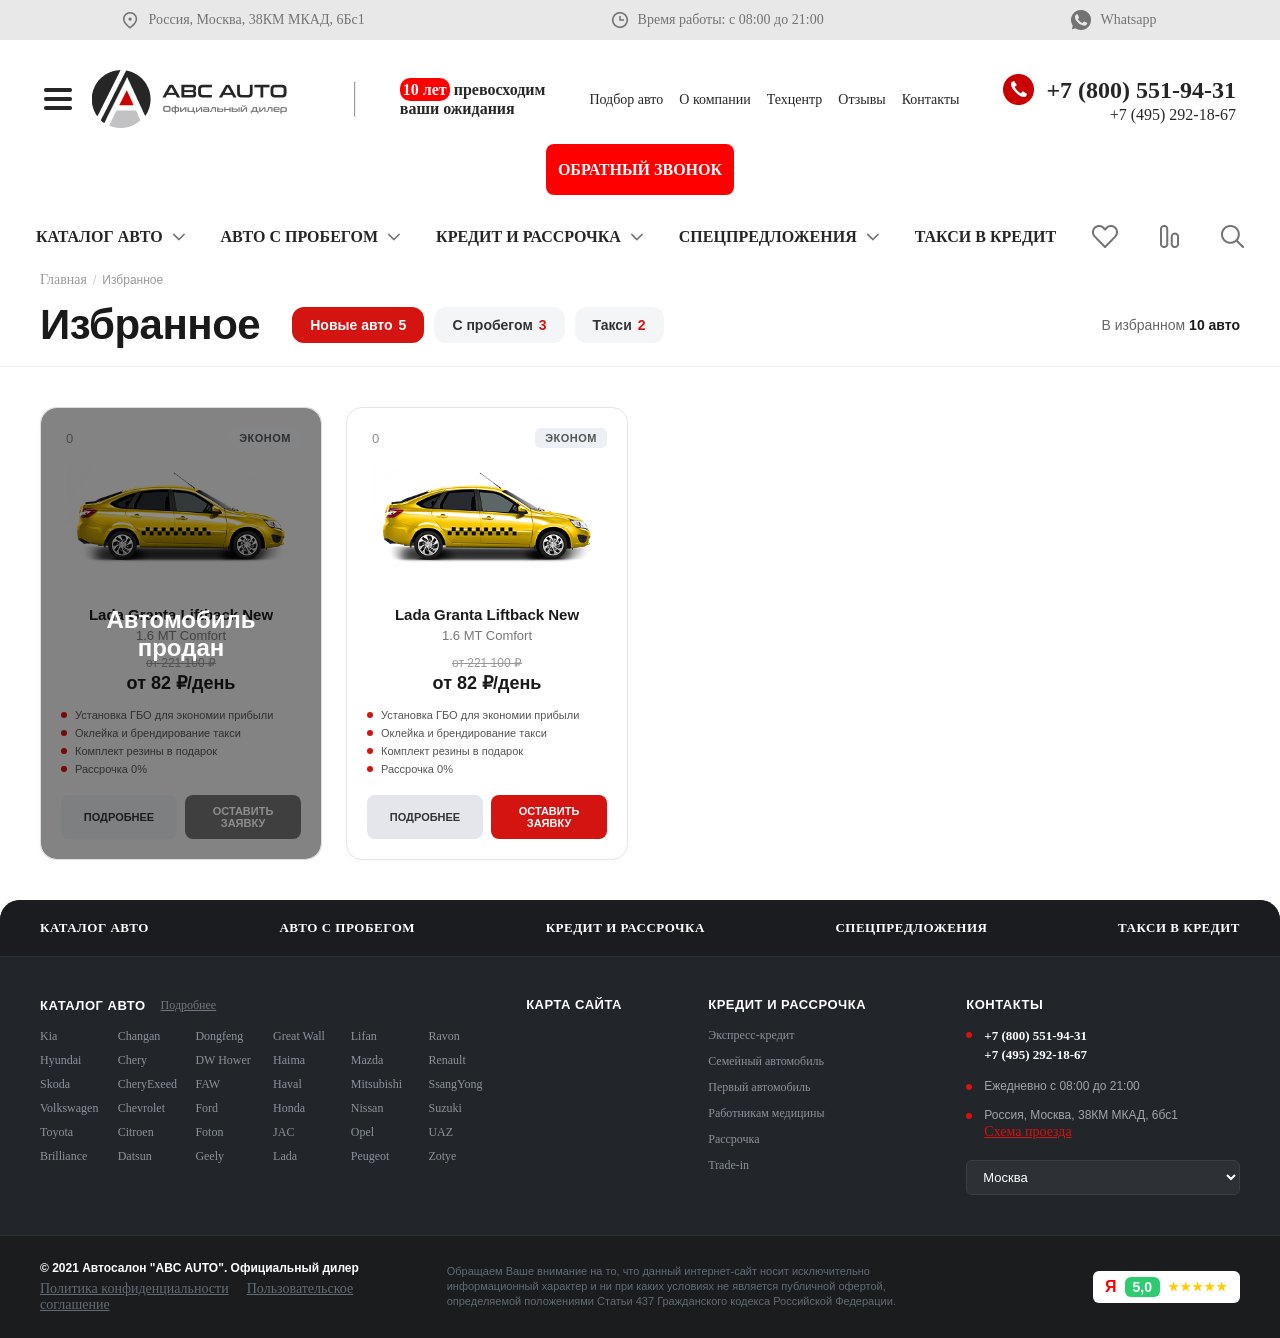
<file: taxi.html>
<!DOCTYPE html>
<html lang="en">

<head>
    <meta charset="UTF-8">
    <meta name="viewport" content="width=device-width, initial-scale=1.0">
    <link rel="stylesheet" href="./taxi.css">
    <title>Такси в кредит</title>
</head>

<body>
    <header class="header">
        <div class="header__container">
            <div class="container__header">
                <p class="text"><img src="./assents/index.png" alt="" class="img">Россия, Москва, 38КМ МКАД, 6Бс1</p>
                <p class="text"><img src="./assents/time.png" alt="" class="img">Время работы: c 08:00 до 21:00</p>
                <p class="text"><img src="./assents/tel.png" alt="" class="img">Whatsapp</p>
            </div>

            <div class="header__top">
                <div class="imgs">
                    <img src="assents/burger.png" alt="" class="top__burger">
                    <img src="./assents/logo.png" alt="" class="logo">
                </div>
                <hr class="hr">
                <p class="top__text"> <span class="top__span">10 лет</span> превосходим <br> ваши ожидания</p>
                <ul class="top__menu">
                    <li class="top__item">
                        <a href="./index.html" class="top__link"><span class="span__menu">Подбор авто</span></a>
                    </li>
                    <li class="top__item">
                        <a href="./home.html" class="top__link">О компании</a>
                    </li>
                    <li class="top__item">
                        <a href="./insurance.html" class="top__link">Техцентр</a>
                    </li>
                    <li class="top__item">
                        <a href="./saved.html" class="top__link">Отзывы</a>
                    </li>
                    <li class="top__item">
                        <a href="./taxi.html" class="top__link">Контакты</a>
                    </li>
                </ul>
                <div class="top__tel">
                    <p class="top__tel1"><img src="./assents/tel__qizil.png" alt="" class="top__img">+7 (800) 551-94-31
                    </p>
                    <p class="top__tel2">+7 (495) 292-18-67</p>
                </div>
                <button class="top__btn">Обратный звонок</button>
            </div>

            <div class="header__bottom">
                <div class="bottom__box">
                    <p class="bottom__text">Каталог авто<img src="./assents/pastga.png" alt=""></p>
                    <p class="bottom__text">Авто с пробегом<img src="./assents/pastga.png" alt=""></p>
                    <p class="bottom__text">Кредит и рассрочка<img src="./assents/pastga.png" alt=""></p>
                    <p class="bottom__text">Спецпредложения<img src="./assents/pastga.png" alt=""></p>
                    <p class="bottom__text">Такси в кредит</p>
                    <div class="likes">
                        <img src="assents/like.png" alt="" class="likes__img">
                        <img src="assents/traydind.png" alt="" class="likes__img">
                        <img src="assents/search.png" alt="" class="likes__img">
                    </div>
                </div>
            </div>
        </div>
    </header>

    <main>
        <section class="favorites-header-section">
            <div class="container">
                <nav class="breadcrumbs">
                    <a href="#">Главная</a>
                    <span class="separator">/</span>
                    <span class="current">Избранное</span>
                </nav>

                <div class="favorites-header-content">
                    <div class="title-and-tabs">
                        <h1 class="page-title">Избранное</h1>

                        <!-- Tab / Filtr tugmalari -->
                        <div class="tabs-group">
                            <button class="tab-btn active">
                                Новые авто <span class="badge">5</span>
                            </button>
                            <button class="tab-btn">
                                С пробегом <span class="badge">3</span>
                            </button>
                            <button class="tab-btn">
                                Такси <span class="badge">2</span>
                            </button>
                        </div>
                    </div>

                    <!-- O'ng tomondagi umumiy soni -->
                    <div class="total-count">
                        В избранном <strong>10 авто</strong>
                    </div>
                </div>
            </div>
        </section>

        <section class="taxi-section">
            <div class="container">

                <!-- Сетка карточек -->
                <div class="cards-grid">

                    <!-- 1. Карточка: Автомобиль продан -->
                    <div class="car-card sold-card">
                        <div class="sold-overlay">
                            <span class="sold-text">Автомобиль продан</span>
                        </div>

                        <div class="card-top">
                            <button class="favorite-count"><i class="fa-regular fa-heart"></i> 0</button>
                            <span class="eco-badge">эконом</span>
                        </div>

                        <div class="car-img-wrap">
                            <img src="./assents/taxi.png" alt="Lada Granta">
                        </div>

                        <div class="car-details">
                            <div class="car-detal">
                                <h3 class="car-title">Lada Granta Liftback New<br><small>1.6 MT Comfort</small></h3>
                                <div class="price-box">
                                    <span class="old-price">от 221 100 ₽</span>
                                    <span class="new-price">от 82 ₽/день</span>
                                </div>
                            </div>

                            <ul class="features-list">
                                <li><span class="dot"></span> Установка ГБО для экономии прибыли</li>
                                <li><span class="dot"></span> Оклейка и брендирование такси</li>
                                <li><span class="dot"></span> Комплект резины в подарок</li>
                                <li><span class="dot"></span> Рассрочка 0%</li>
                            </ul>
                        </div>

                        <div class="card-buttons">
                            <button class="btn-grey">ПОДРОБНЕЕ</button>
                            <button class="btn-grey-dark">ОСТАВИТЬ ЗАЯВКУ</button>
                        </div>
                    </div>

                    <!-- 2. Карточка: Активная -->
                    <div class="car-card">
                        <div class="card-top">
                            <button class="favorite-count"><i class="fa-regular fa-heart"></i> 0</button>
                            <span class="eco-badge">эконом</span>
                        </div>

                        <div class="car-img-wrap">
                            <img src="./assents/taxi.png" alt="Lada Granta">
                        </div>

                        <div class="car-details">
                            <div class="car-detal">
                                <h3 class="car-title">Lada Granta Liftback New<br><small>1.6 MT Comfort</small></h3>
                                <div class="price-box">
                                    <span class="old-price">от 221 100 ₽</span>
                                    <span class="new-price">от 82 ₽/день</span>
                                </div>
                            </div>  

                            <ul class="features-list">
                                <li><span class="dot"></span> Установка ГБО для экономии прибыли</li>
                                <li><span class="dot"></span> Оклейка и брендирование такси</li>
                                <li><span class="dot"></span> Комплект резины в подарок</li>
                                <li><span class="dot"></span> Рассрочка 0%</li>
                            </ul>
                        </div>

                        <div class="card-buttons">
                            <button class="btn-grey">ПОДРОБНЕЕ</button>
                            <button class="btn-red">ОСТАВИТЬ ЗАЯВКУ</button>
                        </div>
                    </div>

                </div>
            </div>
        </section>

        <footer class="footer">
            <!-- Top Navigation Menu -->
            <div class="footer-top-nav">
                <div class="container nav-links">
                    <a href="#">КАТАЛОГ АВТО</a>
                    <a href="#">АВТО С ПРОБЕГОМ</a>
                    <a href="#">КРЕДИТ И РАССРОЧКА</a>
                    <a href="#">СПЕЦПРЕДЛОЖЕНИЯ</a>
                    <a href="#">ТАКСИ В КРЕДИТ</a>
                </div>
            </div>

            <!-- Main Footer Content -->
            <div class="footer-main">
                <div class="container footer-grid">

                    <!-- Column 1: Catalog Auto -->
                    <div class="footer-col wide-col">
                        <div class="col-title">
                            <h3>КАТАЛОГ АВТО</h3>
                            <a href="#" class="more-link">Подробнее</a>
                        </div>
                        <div class="car-brands-grid">
                            <ul>
                                <li><a href="#">Kia</a></li>
                                <li><a href="#">Hyundai</a></li>
                                <li><a href="#">Skoda</a></li>
                                <li><a href="#">Volkswagen</a></li>
                                <li><a href="#">Toyota</a></li>
                                <li><a href="#">Brilliance</a></li>
                            </ul>
                            <ul>
                                <li><a href="#">Changan</a></li>
                                <li><a href="#">Chery</a></li>
                                <li><a href="#">CheryExeed</a></li>
                                <li><a href="#">Chevrolet</a></li>
                                <li><a href="#">Citroen</a></li>
                                <li><a href="#">Datsun</a></li>
                            </ul>
                            <ul>
                                <li><a href="#">Dongfeng</a></li>
                                <li><a href="#">DW Hower</a></li>
                                <li><a href="#">FAW</a></li>
                                <li><a href="#">Ford</a></li>
                                <li><a href="#">Foton</a></li>
                                <li><a href="#">Geely</a></li>
                            </ul>
                            <ul>
                                <li><a href="#">Great Wall</a></li>
                                <li><a href="#">Haima</a></li>
                                <li><a href="#">Haval</a></li>
                                <li><a href="#">Honda</a></li>
                                <li><a href="#">JAC</a></li>
                                <li><a href="#">Lada</a></li>
                            </ul>
                            <ul>
                                <li><a href="#">Lifan</a></li>
                                <li><a href="#">Mazda</a></li>
                                <li><a href="#">Mitsubishi</a></li>
                                <li><a href="#">Nissan</a></li>
                                <li><a href="#">Opel</a></li>
                                <li><a href="#">Peugeot</a></li>
                            </ul>
                            <ul>
                                <li><a href="#">Ravon</a></li>
                                <li><a href="#">Renault</a></li>
                                <li><a href="#">SsangYong</a></li>
                                <li><a href="#">Suzuki</a></li>
                                <li><a href="#">UAZ</a></li>
                                <li><a href="#">Zotye</a></li>
                            </ul>
                        </div>
                    </div>

                    <!-- Column 2: Quick Links -->
                    <div class="footer-col">
                        <h3>КАРТА САЙТА</h3>
                    </div>

                    <!-- Column 3: Credit -->
                    <div class="footer-col">
                        <h3>КРЕДИТ И РАССРОЧКА</h3>
                        <ul class="footer-menu">
                            <li><a href="#">Экспресс-кредит</a></li>
                            <li><a href="#">Семейный автомобиль</a></li>
                            <li><a href="#">Первый автомобиль</a></li>
                            <li><a href="#">Работникам медицины</a></li>
                            <li><a href="#">Рассрочка</a></li>
                            <li><a href="#">Trade-in</a></li>
                        </ul>
                    </div>

                    <!-- Column 4: Contacts -->
                    <div class="footer-col contacts-col">
                        <h3>КОНТАКТЫ</h3>
                        <ul class="contacts-list">
                            <li>
                                <span class="red-dot"></span>
                                <div class="phones">
                                    <a href="tel:+78005519431">+7 (800) 551-94-31</a>
                                    <a href="tel:+74952921867">+7 (495) 292-18-67</a>
                                </div>
                            </li>
                            <li>
                                <span class="red-dot"></span>
                                <span>Ежедневно с 08:00 до 21:00</span>
                            </li>
                            <li>
                                <span class="red-dot"></span>
                                <div>
                                    <span>Россия, Москва, 38КМ МКАД, 6бс1</span><br>
                                    <a href="#" class="map-link">Схема проезда</a>
                                </div>
                            </li>
                        </ul>
                        <div class="city-select">
                            <select>
                                <option value="msk">Москва</option>
                                <option value="spb">Санкт-Петербург</option>
                            </select>
                        </div>
                    </div>

                </div>
            </div>

            <!-- Footer Bottom -->
            <div class="footer-bottom">
                <div class="container footer-bottom-content">
                    <div class="copyright-info">
                        <p class="copy">© 2021 Автосалон "ABC AUTO". Официальный дилер</p>
                        <div class="legal-links">
                            <a href="#">Политика конфиденциальности</a>
                            <a href="#">Пользовательское соглашение</a>
                        </div>
                    </div>

                    <p class="disclaimer">
                        Обращаем Ваше внимание на то, что данный интернет-сайт носит исключительно информационный
                        характер и ни при каких условиях не является публичной офертой, определяемой положениями Статьи
                        437 Гражданского кодекса Российской Федерации.
                    </p>

                    <div class="rating-badge">
                        <div class="yandex-rating">
                            <span class="y-red">Я</span>
                            <span class="score">5,0</span>
                            <span class="stars">★★★★★</span>
                        </div>
                    </div>
                </div>
            </div>
        </footer>
    </main>
</body>

</html>
</file>
<file: home.css>
* {
  margin: 0;
  padding: 0;
  box-sizing: border-box;
}

html,
body {
  background-color: #ffffff;
  color: #262626;
}

header,
section {
  width: 100%;
  max-width: 1520px;
  margin: 0 auto;
}

.text {
  font-family: 'Roboto';
  font-style: normal;
  font-weight: 400;
  font-size: 14px;
  line-height: 16px;
  color: #737373;
  display: flex;
  align-items: center;
  justify-content: center;
  gap: 10px;
}

.container {
  display: flex;
  align-items: center;
  justify-content: space-around;
  padding-top: 10px;
  padding-bottom: 10px;
  background-color: rgb(232, 232, 232);
}

.imgs {
  display: flex;
  align-items: center;
  gap: 20px;
  margin-right: 20px;
}

.hr {
  width: 1px;
  height: 35px;
  background-color: gray;
}

.header__top {
  display: flex;
  align-items: center;
  justify-content: space-evenly;
  flex-wrap: wrap;
  gap: 16px;
  padding: 0 16px;
}

.top__text {
  font-family: 'Roboto';
  font-style: normal;
  font-weight: 700;
  font-size: 16px;
  line-height: 19px;
  color: #262626;
}

.top__span {
  background-color: red;
  border-radius: 10px;
  color: white;
  padding: 3px;
}

li {
  list-style: none;
}

a {
  text-decoration: none;
  font-family: 'Roboto';
  font-style: normal;
  font-weight: 400;
  font-size: 14px;
  line-height: 16px;
  color: #262626;
}

.top__menu {
  display: flex;
  align-items: center;
  justify-content: center;
  gap: 16px;
}

.top__tel1 {
  display: flex;
  align-items: center;
  justify-content: center;
  gap: 12px;
  font-family: 'Roboto';
  font-style: normal;
  font-weight: 700;
  font-size: 24px;
  line-height: 28px;
  text-align: right;
  text-transform: uppercase;
  color: #262626;
}

.top__tel2 {
  font-family: 'Roboto';
  font-style: normal;
  font-weight: 400;
  font-size: 16px;
  line-height: 19px;
  text-align: right;
  text-transform: uppercase;
  color: #262626;
}

.top__btn {
  border-radius: 8px;
  background-color: red;
  font-family: 'Roboto';
  font-style: normal;
  font-weight: 700;
  font-size: 16px;
  line-height: 19px;
  text-align: center;
  text-transform: uppercase;
  color: #ffffff;
  border: none;
  padding: 16px 12px;
}

.header__top {
  margin-top: 30px;
}

.likes {
  display: flex;
  align-items: center;
  justify-content: center;
  gap: 42px;
}

.bottom__box {
  display: flex;
  align-items: center;
  justify-content: space-evenly;
  flex-wrap: wrap;
  gap: 16px;
  padding: 0 16px;
}

.header__bottom {
  margin-top: 30px;
}

.bottom__text {
  display: flex;
  align-items: center;
  justify-content: center;
  gap: 10px;
  font-family: 'Roboto';
  font-style: normal;
  font-weight: 700;
  font-size: 16px;
  line-height: 19px;
  text-transform: uppercase;
  color: #262626;
}

.cars__container {
  width: 100%;
  max-width: 1487px;
  margin: 100px auto;
  background-color: #f9f5f5;
  border-radius: 8px;
  display: flex;
  align-items: center;
  justify-content: center;
}

.cars__logo {
  width: 60%;
  display: flex;
  justify-content: center;
}

.cars__logo p {
  display: flex;
  align-items: center;
  justify-content: center;
  gap: 10px;
  margin-right: 20px;
}

.sell__title {
  font-family: 'Roboto';
  font-style: normal;
  font-weight: 900;
  font-size: 24px;
  line-height: 28px;
  display: flex;
  align-items: center;
  color: #262626;
}

.boxs__hr {
  display: flex;
  align-items: center;
  justify-content: space-between;
}

.box__hr {
  width: 1px;
  height: 8px;
}

.sell__box {
  display: flex;
  align-items: center;
  justify-content: space-between;
  padding: 22px 0 6px 0;
}

.box__narxlari {
  font-family: 'Roboto';
  font-style: normal;
  font-weight: 700;
  font-size: 11px;
  line-height: 13px;
  color: #adadb0;
}

.boxs__narx {
  display: flex;
  align-items: center;
  justify-content: space-between;
  padding-top: 6px;
}

.select {
  margin-top: 20px;
  font-size: 20px;
  padding: 16px 90px 18px 15px;
  border-radius: 10px;
  border: 1px solid gray;
  margin-bottom: 25px;
}

option {
  font-family: 'Roboto';
  font-style: normal;
  font-weight: 400;
  font-size: 14px;
  line-height: 16px;
  display: flex;
  align-items: center;
  color: #262626;
}

.button {
  font-family: 'Roboto';
  font-style: normal;
  font-weight: 700;
  font-size: 16px;
  line-height: 19px;
  display: flex;
  align-items: center;
  text-align: center;
  text-transform: uppercase;
  color: #ffffff;
  background: #ca0100;
  border-radius: 6px;
  border: none;
  padding: 17px 220px;
}

.sell__img {
  width: 550px;
}

.cars {
  margin-bottom: 155px;
}

.cards__title {
  font-family: 'Roboto';
  font-style: normal;
  font-weight: 700;
  font-size: 40px;
  line-height: 47px;
  display: flex;
  align-items: center;
  justify-content: center;
  color: #262626;
}

.cards__box__top {
  display: flex;
  align-items: center;
  justify-content: center;
  gap: 32px;
}

.cards__box__bottom {
  display: flex;
  align-items: center;
  justify-content: center;
  gap: 32px;
}

.cards__btn {
  font-family: 'Roboto';
  font-style: normal;
  font-weight: 700;
  font-size: 16px;
  line-height: 19px;
  display: flex;
  align-items: center;
  text-align: center;
  text-transform: uppercase;
  color: #ffffff;
  background: #ca0100;
  border-radius: 6px;
  border: none;
  padding: 17px 60px;
  margin: 0 auto;
}

.cards__img {
  width: 400px;
}

.content {
  margin: 25px auto 58px;
}

.content h1 {
  font-size: 24px;
  margin-bottom: 11px;
}

.content p {
  color: #777;
  font-size: 9.5px;
  line-height: 1.55;
}

.text-section {
  margin-top: 14px;
}

.text-section h2 {
  font-size: 15px;
  margin-bottom: 8px;
}

/* Footer */
.footer {
  width: calc(100% - 20px);
  margin: 0 auto;
  color: #aaa;
  background: #252525;
  border-radius: 15px 15px 0 0;
  overflow: hidden;
}

.footer-nav {
  min-height: 61px;
  padding: 0 max(20px, calc((100% - 820px) / 2));
  border-bottom: 1px solid #414141;
  display: flex;
  align-items: center;
  justify-content: space-between;
  gap: 22px;
}

.footer-nav a {
  color: #f1f1f1;
  font-size: 9px;
  font-weight: 700;
  text-decoration: none;
  white-space: nowrap;
}

.footer-main {
  width: min(820px, calc(100% - 40px));
  margin: 0 auto;
  padding: 35px 0 37px;
  display: grid;
  grid-template-columns: 2.3fr 0.85fr 1fr;
  gap: 27px;
}

.footer-column h3 {
  color: #f1f1f1;
  font-size: 9px;
  margin-bottom: 20px;
  position: relative;
}

.footer-column h3::after {
  content: '';
  position: absolute;
  left: 0;
  bottom: -9px;
  width: 20px;
  height: 2px;
  background: #ed1018;
}

.car-links {
  display: grid;
  grid-template-columns: repeat(6, minmax(0, 1fr));
  gap: 17px;
}

.car-links div,
.credit {
  display: flex;
  flex-direction: column;
  align-items: flex-start;
}

.car-links a,
.credit > a {
  color: #777;
  font-size: 10px;
  line-height: 1.9;
  white-space: nowrap;
  text-decoration: underline;
}

.credit .muted-heading {
  text-decoration: none;
  margin-bottom: 21px;
  line-height: 1.2;
}

.credit h3 {
  white-space: nowrap;
}

.contacts h3 {
  margin-bottom: 23px;
}

.contacts p {
  font-size: 10px;
  line-height: 1.45;
  margin-bottom: 8px;
  color: #888;
}

.contact-icon {
  display: inline-flex;
  width: 13px;
  height: 13px;
  margin-right: 6px;
  align-items: center;
  justify-content: center;
  border-radius: 50%;
  background: #f10c16;
  color: #fff;
  font-size: 10px;
  font-weight: bold;
}

.contact-indent {
  padding-left: 20px;
}

.red-link {
  color: #ed1018;
  margin-left: 20px;
}

.contacts select {
  width: 100%;
  margin-top: 3px;
  padding: 7px 9px;
  border: 0;
  border-radius: 6px;
  background: #3b3b3b;
  color: #eee;
  font-size: 10px;
  outline: none;
}

.footer-bottom {
  min-height: 80px;
  background: #1b1b1b;
  padding: 20px max(20px, calc((100% - 820px) / 2));
  display: grid;
  grid-template-columns: 1.25fr 1.7fr auto;
  align-items: start;
  gap: 22px;
}

.legal p {
  color: #e0e0e0;
  font-size: 10px;
  margin: 4px 0 14px;
}

.legal-links {
  display: flex;
  gap: 20px;
  flex-wrap: wrap;
}

.legal-links a {
  color: #555;
  font-size: 9px;
}

.disclaimer {
  color: #555;
  font-size: 8px;
  line-height: 1.5;
}

.rating {
  background: #f5f7f7;
  border-radius: 3px;
  padding: 6px 9px;
  display: grid;
  grid-template-columns: auto auto;
  align-items: center;
  column-gap: 6px;
  color: #333;
  white-space: nowrap;
}

.rating span {
  color: #f33;
  font-size: 18px;
  font-weight: 700;
}

.rating strong {
  font-size: 14px;
}

.rating small {
  grid-column: 1 / -1;
  color: #8a9da3;
  font-size: 7px;
  text-align: center;
  margin-top: 3px;
}

/* Hover effektlari */
a,
button,
.top__btn,
.button,
.cards__btn {
  cursor: pointer;
  transition: color 0.25s ease, background-color 0.25s ease,
    transform 0.25s ease, box-shadow 0.25s ease;
}

a:hover {
  color: #ca0100;
  transform: translateY(-2px);
}

button:hover,
.top__btn:hover,
.button:hover,
.cards__btn:hover {
  background-color: #a90000;
  color: #ffffff;
  transform: translateY(-3px);
  box-shadow: 0 6px 16px rgba(202, 1, 0, 0.22);
}

button:active,
.top__btn:active,
.button:active,
.cards__btn:active {
  transform: translateY(-1px);
  box-shadow: 0 2px 7px rgba(202, 1, 0, 0.18);
}

/* Matnlar uchun hover */
p,
h1,
h2,
h3,
h4,
h5,
h6,
.text,
.top__text,
.bottom__text,
.sell__title,
.cards__title {
  transition: color 0.25s ease, text-shadow 0.25s ease;
}

p:hover,
h1:hover,
h2:hover,
h3:hover,
h4:hover,
h5:hover,
h6:hover,
.text:hover,
.top__text:hover,
.bottom__text:hover,
.sell__title:hover,
.cards__title:hover {
  color: #ca0100;
  text-shadow: 0 2px 10px rgba(202, 1, 0, 0.12);
}

/* Fokus effekti */
a:focus-visible,
button:focus-visible,
.top__btn:focus-visible,
.button:focus-visible,
.cards__btn:focus-visible {
  outline: 2px solid #ca0100;
  outline-offset: 3px;
}

/* Planshet */
@media (max-width: 900px) {
  .content {
    margin-top: 24px;
    margin-bottom: 45px;
  }

  .footer-nav {
    padding: 20px 25px;
    justify-content: center;
    flex-wrap: wrap;
    gap: 18px 30px;
  }

  .footer-main {
    grid-template-columns: 1fr 1fr;
    gap: 30px 25px;
    padding: 30px 0;
  }

  .catalog {
    grid-column: 1 / -1;
  }

  .car-links {
    grid-template-columns: repeat(6, minmax(0, 1fr));
    gap: 12px;
  }

  .footer-bottom {
    grid-template-columns: 1fr 1fr;
    padding: 20px 25px;
  }

  .rating {
    grid-column: 1 / -1;
    justify-self: start;
  }
}

/* Telefon */
@media (max-width: 560px) {
  .content {
    width: calc(100% - 32px);
    margin: 22px auto 35px;
  }

  .content h1 {
    font-size: 23px;
  }

  .content p {
    font-size: 11px;
    line-height: 1.65;
  }

  .text-section {
    margin-top: 20px;
  }

  .text-section h2 {
    font-size: 16px;
  }

  .footer {
    width: 100%;
    border-radius: 12px 12px 0 0;
  }

  .footer-nav {
    display: grid;
    grid-template-columns: 1fr 1fr;
    gap: 0;
    padding: 8px 18px;
  }

  .footer-nav a {
    min-height: 42px;
    display: flex;
    align-items: center;
    white-space: normal;
    line-height: 1.4;
    font-size: 9px;
  }

  .footer-nav a:last-child {
    grid-column: 1 / -1;
  }

  .footer-main {
    width: calc(100% - 36px);
    grid-template-columns: 1fr;
    gap: 28px;
    padding: 28px 0;
  }

  .catalog {
    grid-column: auto;
  }

  .car-links {
    grid-template-columns: repeat(3, minmax(0, 1fr));
    gap: 5px 12px;
  }

  .car-links a,
  .credit > a {
    font-size: 11px;
    line-height: 2;
  }

  .credit .muted-heading {
    margin-bottom: 20px;
  }

  .footer-column h3 {
    font-size: 10px;
    margin-bottom: 21px;
  }

  .contacts p {
    font-size: 11px;
    line-height: 1.6;
  }

  .contacts select {
    padding: 10px;
    font-size: 11px;
  }

  .footer-bottom {
    grid-template-columns: 1fr;
    gap: 17px;
    padding: 20px 18px;
  }

  .legal p {
    font-size: 10px;
    margin-top: 0;
    line-height: 1.5;
  }

  .legal-links {
    gap: 10px 16px;
  }

  .disclaimer {
    font-size: 9px;
    line-height: 1.6;
  }

  .rating {
    grid-column: auto;
    justify-self: start;
  }
}
</file>
<file: insurance.css>
* {
  margin: 0;
  padding: 0;
  box-sizing: border-box;
}

.text {
  font-family: 'Roboto';
  font-style: normal;
  font-weight: 400;
  font-size: 14px;
  line-height: 16px;
  color: #737373;
  display: flex;
  align-items: center;
  justify-content: center;
  gap: 10px;
}

.container__header {
  display: flex;
  align-items: center;
  justify-content: space-around;
  padding-top: 10px;
  padding-bottom: 10px;
  background-color: rgb(232, 232, 232);
}

.imgs {
  display: flex;
  align-items: center;
  gap: 20px;
  margin-right: 20px;
}

.hr {
  width: 1px;
  height: 35px;
  background-color: gray;
}

.header__top {
  display: flex;
  align-items: center;
  justify-content: space-evenly;
  margin-top: 30px;
}

.top__text {
  font-family: 'Roboto';
  font-style: normal;
  font-weight: 700;
  font-size: 16px;
  line-height: 19px;
  color: #262626;
}

.top__span {
  background-color: red;
  border-radius: 10px;
  color: white;
  padding: 3px;
}

li {
  list-style: none;
}

a {
  text-decoration: none;
  font-family: 'Roboto';
  font-style: normal;
  font-weight: 400;
  font-size: 14px;
  line-height: 16px;
  color: inherit;
  transition: color 0.2s ease;
}

.top__menu {
  display: flex;
  align-items: center;
  justify-content: center;
  gap: 16px;
}

.top__tel1 {
  display: flex;
  align-items: center;
  justify-content: center;
  gap: 12px;
  font-family: 'Roboto';
  font-style: normal;
  font-weight: 700;
  font-size: 24px;
  line-height: 28px;
  text-align: right;
  text-transform: uppercase;
  color: #262626;
}

.top__tel2 {
  font-family: 'Roboto';
  font-style: normal;
  font-weight: 400;
  font-size: 16px;
  line-height: 19px;
  text-align: right;
  text-transform: uppercase;
  color: #262626;
}

.top__btn {
  border-radius: 8px;
  background-color: red;
  color: white;
  font-family: 'Roboto';
  font-style: normal;
  font-weight: 700;
  font-size: 16px;
  line-height: 19px;
  text-align: center;
  text-transform: uppercase;
  border: none;
  padding: 16px 12px;
}

.likes {
  display: flex;
  align-items: center;
  justify-content: center;
  gap: 42px;
}

.bottom__box {
  display: flex;
  align-items: center;
  justify-content: space-evenly;
}

.header__bottom {
  margin-top: 30px;
}

.bottom__text {
  display: flex;
  align-items: center;
  justify-content: center;
  gap: 10px;
  font-family: 'Roboto';
  font-style: normal;
  font-weight: 700;
  font-size: 16px;
  line-height: 19px;
  text-transform: uppercase;
  color: #262626;
}

.bottom__text:hover {
  color: red;
}

:root {
  --red: #d90000;
  --dark: #262626;
  --muted: #777;
}

body {
  font-family: Arial, Helvetica, sans-serif;
  color: #303030;
  background: #fff;
  overflow-x: hidden;
}

button,
input {
  font: inherit;
}

.site-header {
  width: 100%;
  background: #fff;
}

.top-line {
  min-height: 20px;
  padding: 4px max(20px, calc((100% - 1080px) / 2));
  background: #f1f1f1;
  display: flex;
  justify-content: space-between;
  gap: 15px;
  color: #777;
  font-size: 8px;
}

.header-main {
  width: min(1080px, calc(100% - 36px));
  min-height: 52px;
  margin: 0 auto;
  display: flex;
  align-items: center;
  justify-content: space-between;
  gap: 14px;
}

.menu-button {
  display: none;
  border: 0;
  background: transparent;
  font-size: 22px;
}

.logo {
  display: flex;
  align-items: center;
  gap: 7px;
  flex-shrink: 0;
}

.logo-mark {
  display: flex;
  align-items: center;
  justify-content: center;
  width: 31px;
  height: 31px;
  border: 3px solid #222;
  border-right-color: var(--red);
  border-radius: 50%;
  font-size: 20px;
  color: var(--red);
}

.logo-text {
  font-size: 12px;
  font-weight: 800;
  color: #222;
  white-space: nowrap;
}

.logo-text small {
  display: block;
  margin-top: 2px;
  font-size: 5px;
  font-weight: 400;
  letter-spacing: 0.5px;
}

.header-offer {
  display: flex;
  align-items: center;
  gap: 5px;
  font-size: 7px;
  color: #333;
}

.header-offer b {
  padding: 4px 5px;
  background: var(--red);
  color: white;
  border-radius: 2px;
  font-size: 8px;
}

.header-links {
  display: flex;
  gap: 10px;
  align-items: center;
  font-size: 7px;
  white-space: nowrap;
}

.red-text {
  color: var(--red);
}

.phone-block {
  display: flex;
  flex-direction: column;
  gap: 3px;
  white-space: nowrap;
}

.phone-block strong {
  font-size: 10px;
  color: #222;
}

.phone-block small {
  text-align: right;
  font-size: 7px;
  color: #555;
}

.header-button,
.red-button,
.type-card > a,
.quote-form button {
  display: inline-flex;
  justify-content: center;
  align-items: center;
  border: 0;
  border-radius: 3px;
  background: var(--red);
  color: white;
  font-weight: 700;
  text-align: center;
}

.header-button {
  min-height: 27px;
  padding: 0 12px;
  font-size: 7px;
  white-space: nowrap;
}

.main-nav {
  width: min(1080px, calc(100% - 36px));
  min-height: 27px;
  margin: 0 auto;
  display: flex;
  align-items: center;
  justify-content: space-between;
  gap: 12px;
  border-top: 1px solid #f5f5f5;
}

.main-nav > a {
  font-size: 7px;
  font-weight: 700;
  white-space: nowrap;
}

.nav-icons {
  display: flex;
  gap: 12px;
  align-items: center;
  font-size: 15px;
}

.nav-icons sup {
  color: var(--red);
  font-size: 7px;
}

/* Katta banner */

main {
  width: min(1080px, calc(100% - 36px));
  margin: 0 auto;
}

.hero {
  min-height: 300px;
  position: relative;
  overflow: hidden;
  border-radius: 12px;
  color: #fff;
  background: linear-gradient(
      90deg,
      rgba(7, 37, 54, 0.88) 0%,
      rgba(10, 39, 54, 0.72) 39%,
      rgba(9, 30, 40, 0.08) 75%
    ),
    url('https://images.unsplash.com/photo-1497366754035-f200968a6e72?auto=format&fit=crop&w=1600&q=85')
      center 45% / cover no-repeat;
}

.breadcrumbs {
  position: absolute;
  top: 15px;
  left: 26px;
  color: rgba(255, 255, 255, 0.75);
  font-size: 9px;
}

.hero-content {
  padding: 62px 0 24px 7%;
  max-width: 610px;
}

.hero h1 {
  font-size: clamp(25px, 3vw, 36px);
  line-height: 1.13;
  font-weight: 800;
  margin-bottom: 13px;
}

.hero-description {
  font-size: 11px;
  line-height: 1.45;
  margin-bottom: 24px;
}

.benefits {
  display: grid;
  grid-template-columns: repeat(3, 130px);
  gap: 13px 20px;
}

.benefits span {
  display: flex;
  align-items: flex-start;
  gap: 8px;
  font-size: 12px;
  color: #fff;
  text-shadow: 0 1px 2px rgba(0, 0, 0, 0.3);
}

.benefits small {
  font-size: 9px;
  line-height: 1.3;
}

/* Forma */

.quote-form {
  position: relative;
  z-index: 1;
  width: 80%;
  min-height: 83px;
  margin: -30px auto 24px;
  padding: 15px 20px 23px;
  display: grid;
  grid-template-columns: 1.05fr 1fr 1fr 1.15fr;
  align-items: center;
  gap: 12px;
  background: #fff;
  border: 1px solid #eee;
  border-radius: 12px;
  top: 20px;
}

.quote-title {
  font-size: 12px;
  font-weight: 700;
  line-height: 1.25;
}

.quote-title small {
  display: table;
  margin-top: 5px;
  padding: 3px 5px;
  border-radius: 3px;
  background: var(--red);
  color: white;
  font-size: 8px;
}

.quote-form input {
  width: 100%;
  min-width: 0;
  height: 36px;
  padding: 0 10px;
  border: 1px solid #e7e7e7;
  border-radius: 4px;
  background: #f5f5f5;
  font-size: 10px;
  outline-color: #ccc;
}

.quote-form button {
  min-height: 36px;
  padding: 0 8px;
  font-size: 9px;
  cursor: pointer;
}

.quote-form > p {
  position: absolute;
  left: 34%;
  bottom: 7px;
  max-width: 60%;
  color: #888;
  font-size: 7px;
}

/* KASKO va OSAGO kartalari */

.insurance-types {
  width: 80%;
  margin: 0 auto 55px;
  display: grid;
  grid-template-columns: 1fr 1fr;
  gap: 20px;
}

.type-card {
  min-width: 0;
  min-height: 94px;
  padding: 12px 16px;
  display: grid;
  grid-template-columns: 95px 1fr auto;
  align-items: center;
  gap: 12px;
  border-radius: 14px;
  background: #f6f6f6;
}

.car-art {
  height: 60px;
  display: flex;
  align-items: center;
  justify-content: center;
  position: relative;
  font-size: 37px;
}

.car-art::before {
  content: '';
  position: absolute;
  left: 0;
  top: 0;
  width: 45px;
  height: 45px;
  background: var(--red);
  border-radius: 100% 0 100% 0;
  opacity: 0.85;
  transform: rotate(-15deg);
}

.car-art span {
  z-index: 1;
  filter: drop-shadow(0 4px 2px #ccc);
}

.osago-art::before {
  content: 'ОСАГО';
  width: 43px;
  height: 50px;
  border-radius: 3px;
  border: 2px solid #999;
  background: #eee;
  color: var(--red);
  font-size: 8px;
  font-weight: 800;
  text-align: center;
  line-height: 42px;
  transform: none;
}

.type-info h2 {
  font-size: 12px;
  margin-bottom: 6px;
}

.type-info p {
  max-width: 190px;
  color: #888;
  font-size: 9px;
  line-height: 1.35;
}

.type-card > a {
  min-width: 105px;
  min-height: 30px;
  padding: 0 12px;
  font-size: 8px;
}

/* ОСАГО haqida ma'lumot */

.osago-section {
  width: 80%;
  margin: 0 auto 55px;
  display: grid;
  grid-template-columns: 1fr 1fr;
  align-items: center;
  gap: 35px;
}

.osago-copy h2,
.casco-section > h2 {
  margin-bottom: 17px;
  font-size: 22px;
  line-height: 1.25;
}

.osago-copy > p {
  color: #888;
  font-size: 10px;
  line-height: 1.6;
  margin-bottom: 18px;
}

.osago-copy h3 {
  margin-bottom: 12px;
  font-size: 12px;
}

.osago-copy ul,
.casco-card ul {
  list-style: none;
}

.osago-copy li,
.casco-card li {
  position: relative;
  padding-left: 17px;
  margin-bottom: 8px;
  color: #777;
  font-size: 9px;
  line-height: 1.45;
}

.osago-copy li::before,
.casco-card li::before {
  content: '➜';
  position: absolute;
  left: 0;
  top: 0;
  color: var(--red);
  font-size: 11px;
}

.red-button {
  min-width: 145px;
  min-height: 37px;
  margin-top: 16px;
  padding: 0 16px;
  font-size: 9px;
}

/* Sug'urta hujjatlari */

.documents-art {
  min-height: 260px;
  position: relative;
  perspective: 700px;
}

.document {
  position: absolute;
  width: 43%;
  height: 190px;
  padding: 12px 10px;
  box-shadow: 0 9px 18px rgba(0, 0, 0, 0.13);
  transform: rotate(-8deg);
  color: #4c7772;
  background: #d8f4ee;
  border: 2px solid #35cbb5;
}

.document strong {
  display: block;
  font-size: 8px;
  margin-bottom: 15px;
}

.document i {
  display: block;
  height: 1px;
  margin: 9px 0;
  background: rgba(40, 80, 80, 0.4);
}

.document b {
  display: block;
  margin-top: 12px;
  text-align: right;
  font-size: 10px;
}

.document-green {
  top: 20px;
  left: 12%;
  z-index: 2;
}

.document-pink {
  top: 70px;
  left: 40%;
  z-index: 1;
  transform: rotate(17deg);
  background: #f9e8ef;
  border-color: #e9bdcf;
  color: #967985;
}

/* KASKO tariflari */

.casco-section {
  width: 80%;
  margin: 0 auto 25px;
}

.casco-section > h2 {
  margin-bottom: 20px;
}

.casco-cards {
  display: grid;
  grid-template-columns: repeat(3, minmax(0, 1fr));
  gap: 18px;
}

.casco-card {
  min-height: 290px;
  padding: 22px 20px;
  display: flex;
  flex-direction: column;
  align-items: flex-start;
  border-radius: 14px;
  background: #f8f8f8;
}

.casco-card:nth-child(3) {
  background: #f0f0f0;
}

.casco-card h3 {
  margin-bottom: 18px;
  font-size: 13px;
}

.casco-card ul {
  flex: 1;
}

.casco-card li {
  margin-bottom: 12px;
  font-size: 9px;
}

.casco-card .red-button {
  min-width: 145px;
  margin-top: 12px;
}

/* Planshet */

@media (max-width: 1000px) {
  .top-line {
    padding-right: 18px;
    padding-left: 18px;
  }

  .header-main {
    gap: 10px;
  }

  .header-links {
    gap: 7px;
  }

  .header-offer {
    display: none;
  }

  .hero {
    min-height: 280px;
  }

  .quote-form,
  .insurance-types,
  .osago-section,
  .casco-section {
    width: 90%;
  }

  .quote-form {
    grid-template-columns: 1fr 1fr 1fr;
  }

  .quote-title {
    grid-column: 1 / -1;
  }

  .quote-form > p {
    left: 20px;
    max-width: calc(100% - 40px);
  }

  .type-card {
    grid-template-columns: 65px 1fr;
  }

  .type-card > a {
    grid-column: 2;
    justify-self: start;
  }

  .car-art {
    grid-row: span 2;
  }

  .osago-section {
    gap: 20px;
  }

  .casco-card {
    padding: 18px 14px;
  }

  .casco-card .red-button {
    min-width: 125px;
  }
}

/* Kichik planshet va telefon */

@media (max-width: 700px) {
  .top-line {
    display: none;
  }

  .header-main {
    min-height: 58px;
    justify-content: flex-start;
  }

  .menu-button {
    display: block;
  }

  .logo {
    margin-right: auto;
  }

  .header-links,
  .header-offer,
  .main-nav {
    display: none;
  }

  .phone-block {
    display: none;
  }

  .header-button {
    font-size: 8px;
    padding: 0 9px;
  }

  main {
    width: calc(100% - 24px);
  }

  .hero {
    min-height: 290px;
    background-position: center;
  }

  .hero-content {
    padding: 58px 22px 25px;
  }

  .hero h1 {
    font-size: clamp(24px, 5vw, 32px);
  }

  .hero-description {
    font-size: 10px;
  }

  .benefits {
    grid-template-columns: repeat(2, minmax(0, 130px));
    gap: 10px 14px;
  }

  .quote-form {
    width: 92%;
    margin-top: -20px;
    padding: 16px;
    grid-template-columns: 1fr 1fr;
    gap: 10px;
  }

  .quote-title {
    grid-column: 1 / -1;
  }

  .quote-form input,
  .quote-form button {
    min-height: 38px;
  }

  .quote-form button {
    grid-column: 1 / -1;
  }

  .quote-form > p {
    position: static;
    grid-column: 1 / -1;
    max-width: none;
    line-height: 1.4;
  }

  .insurance-types {
    width: 92%;
    grid-template-columns: 1fr;
    gap: 12px;
    margin-bottom: 40px;
  }

  .type-card {
    grid-template-columns: 75px 1fr auto;
  }

  .type-card > a {
    grid-column: auto;
    justify-self: auto;
    min-width: 90px;
  }

  .car-art {
    grid-row: auto;
  }

  .osago-section {
    width: 92%;
    grid-template-columns: 1fr;
    gap: 5px;
    margin-bottom: 40px;
  }

  .osago-copy h2,
  .casco-section > h2 {
    font-size: 21px;
  }

  .osago-copy > p,
  .osago-copy li {
    font-size: 11px;
  }

  .documents-art {
    min-height: 230px;
    width: 100%;
    max-width: 400px;
    margin: 0 auto;
  }

  .document {
    height: 175px;
  }

  .casco-section {
    width: 92%;
  }

  .casco-cards {
    grid-template-columns: 1fr;
    gap: 14px;
  }

  .casco-card {
    min-height: auto;
    padding: 22px;
  }

  .casco-card h3 {
    font-size: 15px;
  }

  .casco-card li {
    font-size: 11px;
  }

  .casco-card .red-button {
    min-width: 150px;
  }
}

/* Telefon */

@media (max-width: 420px) {
  .header-main {
    width: calc(100% - 24px);
    gap: 8px;
  }

  .logo-mark {
    width: 27px;
    height: 27px;
  }

  .logo-text {
    font-size: 10px;
  }

  .header-button {
    max-width: 105px;
    white-space: normal;
    line-height: 1.2;
    padding: 5px;
  }

  .hero {
    min-height: 310px;
  }

  .breadcrumbs {
    left: 16px;
    font-size: 8px;
  }

  .hero-content {
    padding: 55px 16px 20px;
  }

  .hero h1 {
    font-size: 25px;
  }

  .benefits {
    grid-template-columns: repeat(2, minmax(0, 1fr));
    gap: 10px 8px;
  }

  .benefits small {
    font-size: 8px;
  }

  .quote-form {
    width: 95%;
  }

  .type-card {
    grid-template-columns: 58px minmax(0, 1fr);
    padding: 12px;
    gap: 8px;
  }

  .type-card > a {
    grid-column: 2;
    justify-self: start;
  }

  .car-art {
    grid-row: span 2;
  }

  .type-info p {
    font-size: 9px;
  }

  .osago-copy h2,
  .casco-section > h2 {
    font-size: 19px;
  }

  .documents-art {
    min-height: 205px;
  }

  .document {
    height: 155px;
  }
}

/* ASOSIY KENGLIK — 1520px */

.header-main,
.main-nav,
main {
  width: 100%;
  max-width: 1520px;
  margin-left: auto;
  margin-right: auto;
}

.top-line {
  padding-left: max(20px, calc((100% - 1520px) / 2));
  padding-right: max(20px, calc((100% - 1520px) / 2));
}

/* INTRO — balandlik va rasmni to'g'rilash */

.hero {
  width: 100%;
  min-height: 280px;
  height: auto;
  position: relative;
  overflow: hidden;
  isolation: isolate;
  border-radius: 12px;

  background-image: linear-gradient(
      90deg,
      rgba(7, 35, 49, 0.94) 0%,
      rgba(7, 35, 49, 0.82) 38%,
      rgba(7, 35, 49, 0.35) 65%,
      rgba(7, 35, 49, 0.05) 100%
    ),
    url('https://images.unsplash.com/photo-1497366754035-f200968a6e72?auto=format&fit=crop&w=1800&q=85');

  background-position: center;
  background-size: cover;
  background-repeat: no-repeat;
}

.hero-content {
  position: relative;
  z-index: 2;
  width: 58%;
  max-width: 700px;
  padding: 48px 0 25px 7%;
}

.hero h1 {
  position: relative;
  z-index: 3;
  max-width: 650px;
  margin-bottom: 12px;
  font-size: clamp(28px, 2.5vw, 38px);
  line-height: 1.15;
  overflow-wrap: break-word;
}

.hero-description {
  position: relative;
  z-index: 3;
  max-width: 460px;
  margin-bottom: 18px;
  font-size: 12px;
  line-height: 1.5;
}

.breadcrumbs {
  z-index: 3;
}

.benefits {
  position: relative;
  z-index: 3;
  grid-template-columns: repeat(3, minmax(100px, 135px));
  gap: 10px 16px;
}

.benefits span {
  align-items: flex-start;
}

/* Boshqa bo'limlar */

.quote-form,
.insurance-types,
.osago-section,
.casco-section {
  max-width: 1216px;
}

/* PLANS HET */

@media (min-width: 701px) and (max-width: 1100px) {
  .header-main,
  .main-nav,
  main {
    width: calc(100% - 32px);
  }

  .hero-content {
    width: 68%;
    padding-left: 5%;
  }

  .hero {
    min-height: 270px;
  }

  .quote-form,
  .insurance-types,
  .osago-section,
  .casco-section {
    width: 92%;
  }
}

/* TELEFON VA KICHIK PLANS HET */

@media (max-width: 700px) {
  .header-main,
  main {
    width: calc(100% - 24px);
  }

  .hero {
    min-height: 0;
    background-position: 60% center;
    background-image: linear-gradient(
        90deg,
        rgba(7, 35, 49, 0.94) 0%,
        rgba(7, 35, 49, 0.82) 65%,
        rgba(7, 35, 49, 0.4) 100%
      ),
      url('https://images.unsplash.com/photo-1497366754035-f200968a6e72?auto=format&fit=crop&w=1000&q=85');
  }

  .hero-content {
    width: 100%;
    max-width: 100%;
    padding: 48px 18px 24px;
  }

  .hero h1 {
    max-width: 100%;
    font-size: clamp(24px, 6vw, 32px);
    line-height: 1.2;
  }

  .hero-description {
    max-width: 100%;
    font-size: 10px;
  }

  .benefits {
    grid-template-columns: repeat(2, minmax(0, 1fr));
    gap: 10px;
  }

  .quote-form,
  .insurance-types,
  .osago-section,
  .casco-section {
    width: 92%;
    max-width: 100%;
  }

  .insurance-types {
    grid-template-columns: 1fr;
  }

  .osago-section {
    grid-template-columns: 1fr;
  }

  .casco-cards {
    grid-template-columns: 1fr;
  }
}

/* JUDA TOR TELEFONLAR */

@media (max-width: 420px) {
  .hero-content {
    padding: 45px 14px 22px;
  }

  .hero h1 {
    font-size: 24px;
  }

  .benefits {
    grid-template-columns: repeat(2, minmax(0, 1fr));
    gap: 8px;
  }

  .quote-form {
    width: 95%;
  }

  .type-card {
    grid-template-columns: 58px minmax(0, 1fr);
  }

  .type-card > a {
    grid-column: 2;
    justify-self: start;
  }
}

.header {
  margin-bottom: 30px;
}

.container {
  display: block;
  max-width: 1520px;
  margin: 0 auto;
  padding: 0 20px;
}

.footer {
  background-color: #1f2226;
  color: #8c939d;
  font-size: 13px;
  border-top-left-radius: 16px;
  border-top-right-radius: 16px;
  overflow: hidden;
}

/* Footer yuqori navigatsiyasi */

.footer-top-nav {
  border-bottom: 1px solid #2a2e33;
  padding: 22px 0;
  background-color: #1a1c1f;
}

.nav-links {
  display: flex;
  justify-content: space-between;
  align-items: center;
  flex-wrap: wrap;
  gap: 20px;
}

.nav-links a {
  color: #ffffff;
  font-weight: 700;
  font-size: 13px;
  letter-spacing: 0.5px;
}

.nav-links a:hover {
  color: #d31411;
}

/* Footer asosiy qismi */

.footer-main {
  padding: 45px 0;
  border-bottom: 1px solid #2a2e33;
}

.footer-grid {
  display: grid;
  grid-template-columns: 4fr 1.2fr 1.8fr 2.2fr;
  gap: 30px;
}

.footer-col h3 {
  color: #ffffff;
  font-size: 12px;
  font-weight: 700;
  margin-bottom: 20px;
  text-transform: uppercase;
  letter-spacing: 0.5px;
}

.col-title {
  display: flex;
  align-items: center;
  gap: 15px;
  margin-bottom: 20px;
}

.col-title h3 {
  margin-bottom: 0;
}

.more-link {
  color: #717780;
  font-size: 12px;
  text-decoration: underline;
}

/* Avtomobil markalari */

.car-brands-grid {
  display: grid;
  grid-template-columns: repeat(6, 1fr);
  gap: 10px;
}

.car-brands-grid ul {
  list-style: none;
}

.car-brands-grid li {
  margin-bottom: 10px;
}

.car-brands-grid a,
.footer-menu a {
  color: #8c939d;
  font-size: 12px;
}

.car-brands-grid a:hover,
.footer-menu a:hover {
  color: #ffffff;
}

/* Footer menyusi */

.footer-menu {
  list-style: none;
}

.footer-menu li {
  margin-bottom: 12px;
}

/* Kontaktlar */

.contacts-list {
  list-style: none;
}

.contacts-list li {
  display: flex;
  gap: 12px;
  margin-bottom: 16px;
  align-items: flex-start;
  font-size: 12px;
}

.red-dot {
  width: 8px;
  height: 8px;
  background-color: #d31411;
  border-radius: 50%;
  display: inline-block;
  margin-top: 5px;
  flex-shrink: 0;
}

.phones a {
  display: block;
  color: #ffffff;
  font-weight: 600;
  font-size: 13px;
  line-height: 1.4;
}

.map-link {
  color: #d31411;
  text-decoration: underline;
  display: inline-block;
  margin-top: 2px;
}

.city-select select {
  width: 100%;
  padding: 10px 14px;
  background-color: #26292d;
  border: 1px solid #353a40;
  color: #ffffff;
  border-radius: 6px;
  outline: none;
  cursor: pointer;
  font-size: 13px;
  margin-top: 5px;
}

/* Footer pastki qismi */

.footer-bottom {
  padding: 25px 0;
  font-size: 11px;
  color: #636b75;
  background-color: #17191c;
}

.footer-bottom-content {
  display: grid;
  grid-template-columns: 1.5fr 2.5fr 1fr;
  gap: 30px;
  align-items: center;
}

.copy {
  color: #ffffff;
  font-weight: 600;
  margin-bottom: 8px;
  font-size: 12px;
}

.legal-links a {
  color: #636b75;
  margin-right: 15px;
  text-decoration: underline;
}

.disclaimer {
  line-height: 1.4;
}

/* Yandex reyting */

.rating-badge {
  display: flex;
  justify-content: flex-end;
}

.yandex-rating {
  background: #ffffff;
  padding: 8px 14px;
  border-radius: 8px;
  display: flex;
  align-items: center;
  gap: 10px;
  color: #000000;
  font-weight: bold;
}

.y-red {
  color: #ff0000;
  font-size: 16px;
  font-weight: 900;
}

.score {
  background-color: #2ecc71;
  color: #ffffff;
  padding: 2px 8px;
  border-radius: 6px;
  font-size: 14px;
}

.stars {
  color: #ffb400;
  font-size: 12px;
  letter-spacing: 1px;
}

/* Footer responsive */

@media (max-width: 1520px) {
  .container {
    max-width: 1200px;
  }
}

@media (max-width: 1024px) {
  .partners-grid {
    grid-template-columns: repeat(2, 1fr);
  }

  .footer-grid {
    grid-template-columns: 1fr 1fr;
    gap: 30px;
  }

  .wide-col {
    grid-column: span 2;
  }

  .car-brands-grid {
    grid-template-columns: repeat(3, 1fr);
  }

  .footer-bottom-content {
    grid-template-columns: 1fr;
    gap: 20px;
  }

  .rating-badge {
    justify-content: flex-start;
  }
}

@media (max-width: 640px) {
  .partners-grid {
    grid-template-columns: 1fr;
  }

  .nav-links {
    flex-direction: column;
    align-items: flex-start;
    gap: 14px;
  }

  .footer-grid {
    grid-template-columns: 1fr;
  }

  .wide-col {
    grid-column: span 1;
  }

  .car-brands-grid {
    grid-template-columns: repeat(2, 1fr);
  }

  .partners-header h2 {
    font-size: 24px;
  }
}

/* Partners bo'limi */

.partners-section {
  padding: 60px 0;
  background-color: #ffffff;
  width: 100%;
}

.partners-header {
  display: flex;
  justify-content: space-between;
  align-items: center;
  margin-bottom: 35px;
  width: 100%;
}

.partners-header h2 {
  font-size: 36px;
  font-weight: 800;
  color: #1a1a1a;
  letter-spacing: -0.5px;
}

.slider-arrows {
  display: flex;
  gap: 12px;
}

.arrow {
  width: 48px;
  height: 48px;
  border-radius: 8px;
  border: none;
  background: #f2f3f5;
  color: #888888;
  cursor: pointer;
  display: flex;
  align-items: center;
  justify-content: center;
  font-size: 16px;
  transition: all 0.2s ease;
}

.arrow:hover {
  color: #ffffff;
}

.partners-grid {
  display: grid;
  grid-template-columns: repeat(4, 1fr);
  gap: 24px;
}

.partner-card {
  background-color: #f4f5f7;
  border-radius: 12px;
  height: 120px;
  display: flex;
  align-items: center;
  justify-content: center;
  padding: 20px;
  transition: transform 0.2s ease, box-shadow 0.2s ease;
}

.partner-card:hover {
  transform: translateY(-3px);
  box-shadow: 0 8px 20px rgba(0, 0, 0, 0.06);
}

/* Logotiplar */

.logo-box {
  display: flex;
  align-items: center;
  justify-content: center;
  font-family: Arial, sans-serif;
  user-select: none;
}

/* Alpha logo */

.logo-box.alpha {
  gap: 10px;
}

.logo-box.alpha .logo-icon {
  background-color: #d31411;
  color: #fff;
  font-size: 20px;
  font-weight: bold;
  width: 32px;
  height: 32px;
  border-radius: 6px;
  display: flex;
  align-items: center;
  justify-content: center;
}

.logo-box.alpha .logo-text {
  display: flex;
  flex-direction: column;
  line-height: 1;
}

.logo-box.alpha strong {
  color: #d31411;
  font-size: 16px;
  letter-spacing: 0.5px;
}

.logo-box.alpha span {
  color: #d31411;
  font-size: 10px;
  font-weight: bold;
}

/* VSK logo */

.logo-box.vsk {
  flex-direction: column;
  align-items: flex-start;
  line-height: 1.1;
}

.logo-box.vsk .logo-blue {
  color: #00529c;
  font-size: 26px;
  font-weight: 900;
  font-style: italic;
}

.logo-box.vsk span:last-child {
  color: #00529c;
  font-size: 10px;
  font-weight: bold;
  letter-spacing: 1px;
}

/* Sovcombank logo */

.logo-box.sovcom {
  gap: 8px;
}

.logo-box.sovcom .logo-c {
  color: #003399;
  font-size: 28px;
  font-weight: bold;
}

.logo-box.sovcom .logo-text {
  display: flex;
  flex-direction: column;
  line-height: 1.1;
}

.logo-box.sovcom strong {
  color: #003399;
  font-size: 14px;
}

.logo-box.sovcom span {
  color: #d31411;
  font-size: 10px;
  font-weight: bold;
}

/* Rosgosstrakh logo */

.logo-box.rosgos strong {
  color: #8b0000;
  font-size: 18px;
  letter-spacing: 1px;
}

/* Partners responsive */

@media (max-width: 1024px) {
  .partners-grid {
    grid-template-columns: repeat(2, 1fr);
  }

  .partners-header h2 {
    font-size: 28px;
  }
}

@media (max-width: 600px) {
  .container {
    padding: 0 16px;
  }

  .partners-grid {
    grid-template-columns: 1fr;
    gap: 12px;
  }

  .partners-header h2 {
    font-size: 22px;
  }

  .arrow {
    width: 40px;
    height: 40px;
  }

  .partner-card {
    height: 90px;
  }
}

/* =========================
   BARCHA A TEGLAR UCHUN HOVER
========================= */

a {
  cursor: pointer;
  text-decoration: none;
  transition: color 0.25s ease, background-color 0.25s ease;
}

a:hover {
  color: #d31411;
}

/* Oddiy matnli linklar */
p a:hover,
li a:hover,
.footer a:hover,
.main-nav a:hover,
.header-links a:hover {
  color: #d31411;
  text-decoration: underline;
}

/* =========================
   BUTTONLAR UCHUN HOVER
========================= */

button {
  cursor: pointer;
  transition: background-color 0.25s ease, color 0.25s ease,
    border-color 0.25s ease, box-shadow 0.25s ease, transform 0.25s ease;
}

/* Qizil tugmalar */
.top__btn,
.red-button,
.header-button,
.quote-form button,
.type-card > a {
  background-color: #d31411;
  color: #ffffff;
  border: 1px solid #d31411;
}

.top__btn:hover,
.red-button:hover,
.header-button:hover,
.quote-form button:hover,
.type-card > a:hover {
  background-color: #ffffff;
  color: #d31411;
  border-color: #d31411;
  box-shadow: 0 4px 12px rgba(211, 20, 17, 0.18);
}

button:hover *,
.red-button:hover *,
.header-button:hover *,
.top__btn:hover *,
.quote-form button:hover *,
.type-card > a:hover * {
  color: inherit;
}

.arrow {
  cursor: pointer;
  transition: background-color 0.25s ease, color 0.25s ease;
}

.arrow:hover {
  background-color: #d31411;
  color: #ffffff;
}

a:focus-visible,
button:focus-visible {
  outline: 2px solid #d31411;
  outline-offset: 3px;
}
</file>
<file: saved.css>
* {
  margin: 0;
  padding: 0;
  box-sizing: border-box;
}

html,
body {
  background-color: #ffffff;
  color: #262626;
}

header,
section {
  width: 100%;
  max-width: 1520px;
  margin: 0 auto;
}

li {
  list-style: none;
}

/* ==========================================
   UMUMIY LINK VA BUTTONLAR
========================================== */

a {
  text-decoration: none;
  font-family: 'Roboto';
  font-style: normal;
  font-weight: 400;
  font-size: 14px;
  line-height: 16px;
  color: #262626;
  cursor: pointer;
  transition: color 0.25s ease, background-color 0.25s ease,
    transform 0.25s ease, box-shadow 0.25s ease;
}

a:hover {
  color: #d31411;
}

button {
  cursor: pointer;
  transition: all 0.25s ease;
}

button:hover {
  transform: translateY(-2px);
  box-shadow: 0 4px 12px rgba(0, 0, 0, 0.12);
}

a:focus-visible,
button:focus-visible {
  outline: 2px solid #d31411;
  outline-offset: 3px;
}

/* ==========================================
   HEADER
========================================== */

.text {
  font-family: 'Roboto';
  font-style: normal;
  font-weight: 400;
  font-size: 14px;
  line-height: 16px;
  color: #737373;
  display: flex;
  align-items: center;
  justify-content: center;
  gap: 10px;
}

.container__header {
  display: flex;
  align-items: center;
  justify-content: space-around;
  padding-top: 10px;
  padding-bottom: 10px;
  background-color: rgb(232, 232, 232);
}

.imgs {
  display: flex;
  align-items: center;
  gap: 20px;
  margin-right: 20px;
}

.hr {
  width: 1px;
  height: 35px;
  background-color: gray;
}

.header__top {
  display: flex;
  align-items: center;
  justify-content: space-evenly;
  flex-wrap: wrap;
  gap: 16px;
  padding: 0 16px;
  margin-top: 30px;
}

.top__text {
  font-family: 'Roboto';
  font-style: normal;
  font-weight: 700;
  font-size: 16px;
  line-height: 19px;
  color: #262626;
}

.top__span {
  background-color: red;
  border-radius: 10px;
  color: white;
  padding: 3px;
}

.top__menu {
  display: flex;
  align-items: center;
  justify-content: center;
  gap: 16px;
}

.top__tel1 {
  display: flex;
  align-items: center;
  justify-content: center;
  gap: 12px;
  font-family: 'Roboto';
  font-style: normal;
  font-weight: 700;
  font-size: 24px;
  line-height: 28px;
  text-align: right;
  text-transform: uppercase;
  color: #262626;
}

.top__tel2 {
  font-family: 'Roboto';
  font-style: normal;
  font-weight: 400;
  font-size: 16px;
  line-height: 19px;
  text-align: right;
  text-transform: uppercase;
  color: #262626;
}

.top__btn {
  border-radius: 8px;
  background-color: red;
  color: #ffffff;
  font-family: 'Roboto';
  font-style: normal;
  font-weight: 700;
  font-size: 16px;
  line-height: 19px;
  text-align: center;
  text-transform: uppercase;
  border: none;
  padding: 16px 12px;
}

.top__btn:hover {
  background-color: #b9100e;
  color: #ffffff;
  transform: translateY(-2px);
  box-shadow: 0 5px 14px rgba(211, 20, 17, 0.25);
}

.likes {
  display: flex;
  align-items: center;
  justify-content: center;
  gap: 42px;
}

.bottom__box {
  display: flex;
  align-items: center;
  justify-content: space-evenly;
  flex-wrap: wrap;
  gap: 16px;
  padding: 0 16px;
}

.header__bottom {
  margin-top: 30px;
}

.bottom__text {
  display: flex;
  align-items: center;
  justify-content: center;
  gap: 10px;
  font-family: 'Roboto';
  font-style: normal;
  font-weight: 700;
  font-size: 16px;
  line-height: 19px;
  text-transform: uppercase;
  color: #262626;
}

.bottom__text:hover {
    color: red;
}

/* ==========================================
   CARDS
========================================== */

.cards__title {
  font-family: 'Roboto';
  font-style: normal;
  font-weight: 700;
  font-size: 40px;
  line-height: 47px;
  display: flex;
  align-items: center;
  justify-content: center;
  color: #262626;
}

.cards__box__top {
  display: flex;
  align-items: center;
  justify-content: center;
  gap: 32px;
}

.cards__box__bottom {
  display: flex;
  align-items: center;
  gap: 32px;
  margin-left: 130px;
}

.cards__img {
  width: 400px;
}

/* ==========================================
   FOOTER
========================================== */

.footer {
  background-color: #1f2226;
  color: #8c939d;
  font-size: 13px;
  border-top-left-radius: 16px;
  border-top-right-radius: 16px;
  overflow: hidden;
}

/* Footer Navigation */

.footer-top-nav {
  border-bottom: 1px solid #2a2e33;
  padding: 22px 0;
  background-color: #1a1c1f;
}

.nav-links {
  display: flex;
  justify-content: space-between;
  align-items: center;
  flex-wrap: wrap;
  gap: 20px;
}

.nav-links a {
  color: #ffffff;
  font-weight: 700;
  font-size: 13px;
  letter-spacing: 0.5px;
}

.nav-links a:hover {
  color: #d31411;
}

/* Footer Main */

.footer-main {
  padding: 45px 0;
  border-bottom: 1px solid #2a2e33;
}

.footer-grid {
  display: grid;
  grid-template-columns: 4fr 1.2fr 1.8fr 2.2fr;
  gap: 30px;
}

.footer-col h3 {
  color: #ffffff;
  font-size: 12px;
  font-weight: 700;
  margin-bottom: 20px;
  text-transform: uppercase;
  letter-spacing: 0.5px;
}

.col-title {
  display: flex;
  align-items: center;
  gap: 15px;
  margin-bottom: 20px;
}

.col-title h3 {
  margin-bottom: 0;
}

.more-link {
  color: #717780;
  font-size: 12px;
  text-decoration: underline;
}

.more-link:hover {
  color: #d31411;
}

/* Car Brands */

.car-brands-grid {
  display: grid;
  grid-template-columns: repeat(6, 1fr);
  gap: 10px;
}

.car-brands-grid ul {
  list-style: none;
}

.car-brands-grid li {
  margin-bottom: 10px;
}

.car-brands-grid a,
.footer-menu a {
  color: #8c939d;
  font-size: 12px;
}

.car-brands-grid a:hover,
.footer-menu a:hover {
  color: #d31411;
}

/* Footer Menu */

.footer-menu {
  list-style: none;
}

.footer-menu li {
  margin-bottom: 12px;
}

/* Contacts */

.contacts-list {
  list-style: none;
}

.contacts-list li {
  display: flex;
  gap: 12px;
  margin-bottom: 16px;
  align-items: flex-start;
  font-size: 12px;
}

.red-dot {
  width: 8px;
  height: 8px;
  background-color: #d31411;
  border-radius: 50%;
  display: inline-block;
  margin-top: 5px;
  flex-shrink: 0;
}

.phones a {
  display: block;
  color: #ffffff;
  font-weight: 600;
  font-size: 13px;
  line-height: 1.4;
}

.phones a:hover {
  color: #d31411;
}

.map-link {
  color: #d31411;
  text-decoration: underline;
  display: inline-block;
  margin-top: 2px;
}

.map-link:hover {
  color: #ffffff;
}

/* City Select */

.city-select select {
  width: 100%;
  padding: 10px 14px;
  background-color: #26292d;
  border: 1px solid #353a40;
  color: #ffffff;
  border-radius: 6px;
  outline: none;
  cursor: pointer;
  font-size: 13px;
  margin-top: 5px;
}

/* Footer Bottom */

.footer-bottom {
  padding: 25px 0;
  font-size: 11px;
  color: #636b75;
  background-color: #17191c;
}

.footer-bottom-content {
  display: grid;
  grid-template-columns: 1.5fr 2.5fr 1fr;
  gap: 30px;
  align-items: center;
}

.copy {
  color: #ffffff;
  font-weight: 600;
  margin-bottom: 8px;
  font-size: 12px;
}

.legal-links a {
  color: #636b75;
  margin-right: 15px;
  text-decoration: underline;
}

.legal-links a:hover {
  color: #d31411;
}

.disclaimer {
  line-height: 1.4;
}

/* Yandex Rating */

.rating-badge {
  display: flex;
  justify-content: flex-end;
}

.yandex-rating {
  background: #ffffff;
  padding: 8px 14px;
  border-radius: 8px;
  display: flex;
  align-items: center;
  gap: 10px;
  color: #000000;
  font-weight: bold;
}

.y-red {
  color: #ff0000;
  font-size: 16px;
  font-weight: 900;
}

.score {
  background-color: #2ecc71;
  color: #ffffff;
  padding: 2px 8px;
  border-radius: 6px;
  font-size: 14px;
}

.stars {
  color: #ffb400;
  font-size: 12px;
  letter-spacing: 1px;
}

.favorites-header-section {
  width: 100%;
  max-width: 1320px;
  padding: 24px 0 20px 0;
  background-color: #ffffff;
  border-bottom: 1px solid #f0f0f0;
}

/* Breadcrumbs */

.breadcrumbs {
  display: flex;
  align-items: center;
  gap: 6px;
  font-size: 12px;
  color: #999999;
  margin-bottom: 16px;
}

.breadcrumbs a {
  color: #999999;
  text-decoration: none;
  transition: color 0.2s ease;
}

.breadcrumbs a:hover {
  color: #d31411;
}

.breadcrumbs .separator {
  color: #cccccc;
}

.breadcrumbs .current {
  color: #999999;
}

/* Main Content */

.favorites-header-content {
  display: flex;
  justify-content: space-between;
  align-items: center;
}

.title-and-tabs {
  display: flex;
  align-items: center;
  gap: 32px;
}

/* Page Title */

.page-title {
  font-size: 42px;
  font-weight: 800;
  color: #1a1a1a;
  letter-spacing: -0.5px;
  line-height: 1;
}

/* Tabs */

.tabs-group {
  display: flex;
  align-items: center;
  gap: 10px;
}

.tab-btn {
  display: inline-flex;
  align-items: center;
  gap: 6px;
  padding: 10px 18px;
  border-radius: 12px;
  border: none;
  background-color: #f4f5f7;
  color: #333333;
  font-size: 14px;
  font-weight: 600;
  cursor: pointer;
  transition: all 0.2s ease;
}

.tab-btn .badge {
  font-weight: 700;
}

/* Active Tab */

.tab-btn.active {
  background-color: #d31411;
  color: #ffffff;
}

.tab-btn.active .badge {
  color: #ffffff;
}

.tab-btn:not(.active) .badge {
  color: #d31411;
}

.tab-btn:hover:not(.active) {
  background-color: #e8eaed;
  color: #d31411;
  transform: translateY(-2px);
}

.tab-btn.active:hover {
  background-color: #b9100e;
  color: #ffffff;
  transform: translateY(-2px);
}

.tab-btn.active:hover .badge {
  color: #ffffff;
}

/* Total Count */

.total-count {
  font-size: 14px;
  color: #666666;
}

.total-count strong {
  color: #1a1a1a;
  font-weight: 700;
}

/* ==========================================
   RESPONSIVE DESIGN
========================================== */

@media (max-width: 1200px) {
  .footer-grid {
    grid-template-columns: 1fr 1fr;
    gap: 30px;
  }

  .wide-col {
    grid-column: span 2;
  }

  .car-brands-grid {
    grid-template-columns: repeat(4, 1fr);
  }

  .footer-bottom-content {
    grid-template-columns: 1fr;
    gap: 20px;
  }

  .rating-badge {
    justify-content: flex-start;
  }
}

/* Planshet */

@media (max-width: 1024px) {
  .favorites-header-content {
    flex-direction: column;
    align-items: flex-start;
    gap: 20px;
  }

  .total-count {
    align-self: flex-start;
  }
}

/* Telefon */

@media (max-width: 768px) {
  .container {
    padding: 0 20px;
  }

  .nav-links {
    flex-direction: column;
    align-items: flex-start;
    gap: 12px;
  }

  .footer-grid {
    grid-template-columns: 1fr;
  }

  .wide-col {
    grid-column: span 1;
  }

  .car-brands-grid {
    grid-template-columns: repeat(2, 1fr);
  }
}

@media (max-width: 680px) {
  .container {
    padding: 0 16px;
  }

  .title-and-tabs {
    flex-direction: column;
    align-items: flex-start;
    gap: 16px;
    width: 100%;
  }

  .page-title {
    font-size: 32px;
  }

  .tabs-group {
    width: 100%;
    overflow-x: auto;
    padding-bottom: 8px;
    white-space: nowrap;
  }

  .tab-btn {
    padding: 8px 14px;
    font-size: 13px;
    flex-shrink: 0;
  }
}
</file>
<file: taxi.css>
* {
  margin: 0;
  padding: 0;
  box-sizing: border-box;
}

body {
  font-family: 'Segoe UI', Tahoma, Geneva, Verdana, sans-serif;
  background-color: #ffffff;
  color: #1a1a1a;
}

.container {
  max-width: 1520px;
  margin: 0 auto;
  padding: 0 40px;
}

li {
  list-style: none;
}

a {
  text-decoration: none;
  color: inherit;
  cursor: pointer;
  transition: color 0.2s ease, background-color 0.2s ease;
}

a:hover {
  color: #d31411;
}

button {
  cursor: pointer;
  transition: background-color 0.2s ease, color 0.2s ease,
    border-color 0.2s ease, box-shadow 0.2s ease;
}

button:hover {
  box-shadow: 0 4px 12px rgba(0, 0, 0, 0.1);
}

* {
  margin: 0;
  padding: 0;
  box-sizing: border-box;
}

html,
body {
  background-color: #ffffff;
  color: #262626;
}

header,
section {
  width: 100%;
  max-width: 1520px;
  margin: 0 auto;
}

li {
  list-style: none;
}

/* ==========================================
   UMUMIY LINK VA BUTTONLAR
========================================== */

a {
  text-decoration: none;
  font-family: 'Roboto';
  font-style: normal;
  font-weight: 400;
  font-size: 14px;
  line-height: 16px;
  color: #262626;
  cursor: pointer;
  transition: color 0.25s ease, background-color 0.25s ease,
    transform 0.25s ease, box-shadow 0.25s ease;
}

a:hover {
  color: #d31411;
}

button {
  cursor: pointer;
  transition: all 0.25s ease;
}

button:hover {
  transform: translateY(-2px);
  box-shadow: 0 4px 12px rgba(0, 0, 0, 0.12);
}

a:focus-visible,
button:focus-visible {
  outline: 2px solid #d31411;
  outline-offset: 3px;
}

/* ==========================================
   HEADER
========================================== */

.text {
  font-family: 'Roboto';
  font-style: normal;
  font-weight: 400;
  font-size: 14px;
  line-height: 16px;
  color: #737373;
  display: flex;
  align-items: center;
  justify-content: center;
  gap: 10px;
}

.container__header {
  display: flex;
  align-items: center;
  justify-content: space-around;
  padding-top: 10px;
  padding-bottom: 10px;
  background-color: rgb(232, 232, 232);
}

.imgs {
  display: flex;
  align-items: center;
  gap: 20px;
  margin-right: 20px;
}

.hr {
  width: 1px;
  height: 35px;
  background-color: gray;
}

.header__top {
  display: flex;
  align-items: center;
  justify-content: space-evenly;
  flex-wrap: wrap;
  gap: 16px;
  padding: 0 16px;
  margin-top: 30px;
}

.top__text {
  font-family: 'Roboto';
  font-style: normal;
  font-weight: 700;
  font-size: 16px;
  line-height: 19px;
  color: #262626;
}

.top__span {
  background-color: red;
  border-radius: 10px;
  color: white;
  padding: 3px;
}

.top__menu {
  display: flex;
  align-items: center;
  justify-content: center;
  gap: 16px;
}

.top__tel1 {
  display: flex;
  align-items: center;
  justify-content: center;
  gap: 12px;
  font-family: 'Roboto';
  font-style: normal;
  font-weight: 700;
  font-size: 24px;
  line-height: 28px;
  text-align: right;
  text-transform: uppercase;
  color: #262626;
}

.top__tel2 {
  font-family: 'Roboto';
  font-style: normal;
  font-weight: 400;
  font-size: 16px;
  line-height: 19px;
  text-align: right;
  text-transform: uppercase;
  color: #262626;
}

.top__btn {
  border-radius: 8px;
  background-color: red;
  color: #ffffff;
  font-family: 'Roboto';
  font-style: normal;
  font-weight: 700;
  font-size: 16px;
  line-height: 19px;
  text-align: center;
  text-transform: uppercase;
  border: none;
  padding: 16px 12px;
}

.top__btn:hover {
  background-color: #b9100e;
  color: #ffffff;
  transform: translateY(-2px);
  box-shadow: 0 5px 14px rgba(211, 20, 17, 0.25);
}

.likes {
  display: flex;
  align-items: center;
  justify-content: center;
  gap: 42px;
}

.bottom__box {
  display: flex;
  align-items: center;
  justify-content: space-evenly;
  flex-wrap: wrap;
  gap: 16px;
  padding: 0 16px;
}

.header__bottom {
  margin-top: 30px;
}

.bottom__text {
  display: flex;
  align-items: center;
  justify-content: center;
  gap: 10px;
  font-family: 'Roboto';
  font-style: normal;
  font-weight: 700;
  font-size: 16px;
  line-height: 19px;
  text-transform: uppercase;
  color: #262626;
}

.bottom__text:hover {
  color: red;
}

/* ==========================================
   CARDS
========================================== */

.cards__title {
  font-family: 'Roboto';
  font-style: normal;
  font-weight: 700;
  font-size: 40px;
  line-height: 47px;
  display: flex;
  align-items: center;
  justify-content: center;
  color: #262626;
}

.cards__box__top {
  display: flex;
  align-items: center;
  justify-content: center;
  gap: 32px;
}

.cards__box__bottom {
  display: flex;
  align-items: center;
  gap: 32px;
  margin-left: 130px;
}

.cards__img {
  width: 400px;
}

/* ==========================================
   FOOTER
========================================== */

.footer {
  background-color: #1f2226;
  color: #8c939d;
  font-size: 13px;
  border-top-left-radius: 16px;
  border-top-right-radius: 16px;
  overflow: hidden;
}

/* Footer Navigation */

.footer-top-nav {
  border-bottom: 1px solid #2a2e33;
  padding: 22px 0;
  background-color: #1a1c1f;
}

.nav-links {
  display: flex;
  justify-content: space-between;
  align-items: center;
  flex-wrap: wrap;
  gap: 20px;
}

.nav-links a {
  color: #ffffff;
  font-weight: 700;
  font-size: 13px;
  letter-spacing: 0.5px;
}

.nav-links a:hover {
  color: #d31411;
}

/* Footer Main */

.footer-main {
  padding: 45px 0;
  border-bottom: 1px solid #2a2e33;
}

.footer-grid {
  display: grid;
  grid-template-columns: 4fr 1.2fr 1.8fr 2.2fr;
  gap: 30px;
}

.footer-col h3 {
  color: #ffffff;
  font-size: 12px;
  font-weight: 700;
  margin-bottom: 20px;
  text-transform: uppercase;
  letter-spacing: 0.5px;
}

.col-title {
  display: flex;
  align-items: center;
  gap: 15px;
  margin-bottom: 20px;
}

.col-title h3 {
  margin-bottom: 0;
}

.more-link {
  color: #717780;
  font-size: 12px;
  text-decoration: underline;
}

.more-link:hover {
  color: #d31411;
}

/* Car Brands */

.car-brands-grid {
  display: grid;
  grid-template-columns: repeat(6, 1fr);
  gap: 10px;
}

.car-brands-grid ul {
  list-style: none;
}

.car-brands-grid li {
  margin-bottom: 10px;
}

.car-brands-grid a,
.footer-menu a {
  color: #8c939d;
  font-size: 12px;
}

.car-brands-grid a:hover,
.footer-menu a:hover {
  color: #d31411;
}

/* Footer Menu */

.footer-menu {
  list-style: none;
}

.footer-menu li {
  margin-bottom: 12px;
}

/* Contacts */

.contacts-list {
  list-style: none;
}

.contacts-list li {
  display: flex;
  gap: 12px;
  margin-bottom: 16px;
  align-items: flex-start;
  font-size: 12px;
}

.red-dot {
  width: 8px;
  height: 8px;
  background-color: #d31411;
  border-radius: 50%;
  display: inline-block;
  margin-top: 5px;
  flex-shrink: 0;
}

.phones a {
  display: block;
  color: #ffffff;
  font-weight: 600;
  font-size: 13px;
  line-height: 1.4;
}

.phones a:hover {
  color: #d31411;
}

.map-link {
  color: #d31411;
  text-decoration: underline;
  display: inline-block;
  margin-top: 2px;
}

.map-link:hover {
  color: #ffffff;
}

/* City Select */

.city-select select {
  width: 100%;
  padding: 10px 14px;
  background-color: #26292d;
  border: 1px solid #353a40;
  color: #ffffff;
  border-radius: 6px;
  outline: none;
  cursor: pointer;
  font-size: 13px;
  margin-top: 5px;
}

/* Footer Bottom */

.footer-bottom {
  padding: 25px 0;
  font-size: 11px;
  color: #636b75;
  background-color: #17191c;
}

.footer-bottom-content {
  display: grid;
  grid-template-columns: 1.5fr 2.5fr 1fr;
  gap: 30px;
  align-items: center;
}

.copy {
  color: #ffffff;
  font-weight: 600;
  margin-bottom: 8px;
  font-size: 12px;
}

.legal-links a {
  color: #636b75;
  margin-right: 15px;
  text-decoration: underline;
}

.legal-links a:hover {
  color: #d31411;
}

.disclaimer {
  line-height: 1.4;
}

/* Yandex Rating */

.rating-badge {
  display: flex;
  justify-content: flex-end;
}

.yandex-rating {
  background: #ffffff;
  padding: 8px 14px;
  border-radius: 8px;
  display: flex;
  align-items: center;
  gap: 10px;
  color: #000000;
  font-weight: bold;
}

.y-red {
  color: #ff0000;
  font-size: 16px;
  font-weight: 900;
}

.score {
  background-color: #2ecc71;
  color: #ffffff;
  padding: 2px 8px;
  border-radius: 6px;
  font-size: 14px;
}

.stars {
  color: #ffb400;
  font-size: 12px;
  letter-spacing: 1px;
}

.favorites-section {
  padding: 40px 0;
}

.section-title-block {
  margin-bottom: 25px;
}

.section-title {
  font-size: 32px;
  font-weight: 800;
  color: #1a1a1a;
  margin-bottom: 24px;
}

.cars-grid {
  display: grid;
  grid-template-columns: repeat(4, 1fr);
  gap: 24px;
}

.car-card {
  background: #ffffff;
  border: 1px solid #e5e5e5;
  border-radius: 16px;
  padding: 20px;
  display: flex;
  flex-direction: column;
  justify-content: space-between;
  position: relative;
  overflow: hidden;
  box-shadow: 0 2px 8px rgba(0, 0, 0, 0.02);
  transition: box-shadow 0.2s ease;
}

.car-card:hover {
  box-shadow: 0 10px 25px rgba(0, 0, 0, 0.06);
}

.car-card.sold,
.car-card.sold-card {
  background-color: #ededed;
  border-color: #dedede;
}

.sold-overlay {
  position: absolute;
  top: 0;
  left: 0;
  width: 100%;
  height: 100%;
  background: rgba(0, 0, 0, 0.45);
  display: flex;
  align-items: center;
  justify-content: center;
  z-index: 10;
  border-radius: 16px;
}

.sold-text {
  color: #ffffff;
  font-size: 24px;
  font-weight: 800;
  text-align: center;
  padding: 0 20px;
}

/* Card Header */

.card-header,
.card-top {
  display: flex;
  justify-content: space-between;
  align-items: center;
  margin-bottom: 15px;
}

.favorite-btn,
.favorite-count {
  background: transparent;
  border: none;
  color: #888888;
  font-size: 13px;
  cursor: pointer;
  display: flex;
  align-items: center;
  gap: 5px;
}

.favorite-btn:hover,
.favorite-count:hover {
  color: #d31411;
}

.badge-tag {
  background-color: #f1f2f5;
  color: #555555;
  font-size: 11px;
  font-weight: 600;
  padding: 4px 10px;
  border-radius: 6px;
  text-transform: uppercase;
}

.eco-badge {
  background-color: #eceff3;
  color: #555555;
  font-size: 11px;
  font-weight: 700;
  padding: 4px 10px;
  border-radius: 6px;
  text-transform: uppercase;
  letter-spacing: 0.5px;
}

/* Car Images */

.car-image,
.car-img-wrap {
  text-align: center;
  height: 140px;
  display: flex;
  align-items: center;
  justify-content: center;
  margin-bottom: 15px;
}

.car-image img,
.car-img-wrap img {
  max-width: 100%;
  max-height: 130px;
  object-fit: contain;
}

/* Car Information */

.car-name,
.car-title {
  font-size: 15px;
  font-weight: 700;
  color: #1a1a1a;
  line-height: 1.3;
  margin-bottom: 12px;
}

.car-name span,
.car-title small {
  font-weight: 400;
  color: #666666;
  font-size: 13px;
}

.car-price,
.price-box {
  margin-bottom: 15px;
}

.old-price {
  display: block;
  font-size: 12px;
  color: #999999;
  text-decoration: line-through;
  margin-bottom: 2px;
}

.current-price,
.new-price {
  font-size: 18px;
  font-weight: 800;
  color: #1a1a1a;
}

/* Features */

.car-features,
.features-list {
  list-style: none;
  margin-bottom: 20px;
}

.car-features li,
.features-list li {
  display: flex;
  align-items: center;
  gap: 8px;
  font-size: 11px;
  color: #555555;
  margin-bottom: 6px;
}

.red-dot,
.dot {
  width: 6px;
  height: 6px;
  background-color: #d31411;
  border-radius: 50%;
  flex-shrink: 0;
}

/* Card Buttons */

.card-actions,
.card-buttons {
  display: grid;
  grid-template-columns: 1fr 1fr;
  gap: 8px;
}

.btn-details,
.btn-apply,
.btn-grey,
.btn-red,
.btn-grey-dark {
  padding: 10px 8px;
  border-radius: 8px;
  font-size: 11px;
  font-weight: 700;
  cursor: pointer;
  border: none;
  text-align: center;
  transition: background-color 0.2s ease, color 0.2s ease, box-shadow 0.2s ease;
}

.btn-details,
.btn-grey {
  background-color: #e4e6eb;
  color: #333333;
}

.btn-apply {
  background-color: #666666;
  color: #ffffff;
}

.btn-apply.red,
.btn-red {
  background-color: #d31411;
  color: #ffffff;
}

.btn-grey-dark {
  background-color: #737373;
  color: #ffffff;
}

.btn-details:hover,
.btn-grey:hover {
  background-color: #d5d8df;
  color: #222222;
}

.btn-apply:hover,
.btn-grey-dark:hover {
  background-color: #555555;
  color: #ffffff;
}

.btn-apply.red:hover,
.btn-red:hover {
  background-color: #b9100e;
  color: #ffffff;
}

/* ==========================================
   PARTNERS SECTION
========================================== */

.partners-section {
  padding: 50px 0;
  background-color: #ffffff;
}

.partners-header {
  display: flex;
  justify-content: space-between;
  align-items: center;
  margin-bottom: 30px;
}

.partners-header h2 {
  font-size: 28px;
  font-weight: 700;
  color: #1a1a1a;
}

.slider-arrows {
  display: flex;
  gap: 10px;
}

.arrow {
  width: 40px;
  height: 40px;
  border-radius: 6px;
  border: 1px solid #e0e0e0;
  background: #f5f5f5;
  color: #888888;
  cursor: pointer;
  display: flex;
  align-items: center;
  justify-content: center;
  font-size: 14px;
}

.arrow:hover {
  background: #e8e8e8;
  color: #d31411;
}

.arrow.active {
  background: #d31411;
  color: #ffffff;
  border-color: #d31411;
}

.arrow.active:hover {
  background: #b9100e;
  color: #ffffff;
}

.partners-grid {
  display: grid;
  grid-template-columns: repeat(4, 1fr);
  gap: 20px;
}

.partner-card {
  background: #f4f5f7;
  border-radius: 12px;
  height: 100px;
  display: flex;
  align-items: center;
  justify-content: center;
  padding: 15px;
}

.partner-card img {
  max-width: 80%;
  max-height: 60px;
  object-fit: contain;
  filter: grayscale(20%);
}

/* ==========================================
   FOOTER
========================================== */

.footer {
  background-color: #222529;
  color: #a0a5ad;
  font-size: 13px;
  border-top-left-radius: 20px;
  border-top-right-radius: 20px;
  overflow: hidden;
}

/* Footer Navigation */

.footer-top-nav {
  border-bottom: 1px solid #2d3136;
  padding: 20px 0;
}

.nav-links {
  display: flex;
  justify-content: space-between;
  flex-wrap: wrap;
  gap: 15px;
}

.nav-links a {
  color: #ffffff;
  font-weight: 700;
  font-size: 13px;
  letter-spacing: 0.5px;
}

.nav-links a:hover {
  color: #d31411;
}

/* Footer Main */

.footer-main {
  padding: 40px 0;
  border-bottom: 1px solid #2d3136;
}

.footer-grid {
  display: grid;
  grid-template-columns: 3fr 1fr 1.5fr 1.8fr;
  gap: 30px;
}

.footer-col h3 {
  color: #ffffff;
  font-size: 13px;
  font-weight: 700;
  margin-bottom: 15px;
  text-transform: uppercase;
}

.col-title {
  display: flex;
  align-items: center;
  gap: 15px;
  margin-bottom: 15px;
}

.col-title h3 {
  margin-bottom: 0;
}

.more-link {
  color: #717780;
  font-size: 12px;
  text-decoration: underline;
}

.more-link:hover {
  color: #d31411;
}

/* Car Brands */

.car-brands-grid {
  display: grid;
  grid-template-columns: repeat(6, 1fr);
  gap: 10px;
}

.car-brands-grid ul {
  list-style: none;
}

.car-brands-grid li {
  margin-bottom: 8px;
}

.car-brands-grid a,
.footer-menu a {
  color: #8c939d;
}

.car-brands-grid a:hover,
.footer-menu a:hover {
  color: #d31411;
}

/* Footer Menu */

.footer-menu {
  list-style: none;
}

.footer-menu li {
  margin-bottom: 10px;
}

/* Contacts */

.contacts-list {
  list-style: none;
}

.contacts-list li {
  display: flex;
  gap: 12px;
  margin-bottom: 15px;
  align-items: flex-start;
  font-size: 12px;
}

.red-icon {
  background: #d31411;
  color: #ffffff;
  width: 20px;
  height: 20px;
  border-radius: 50%;
  display: flex;
  align-items: center;
  justify-content: center;
  font-size: 10px;
  flex-shrink: 0;
  margin-top: 2px;
}

.phones a {
  display: block;
  color: #ffffff;
  font-weight: 600;
}

.phones a:hover {
  color: #d31411;
}

.map-link {
  color: #d31411;
  text-decoration: underline;
}

.map-link:hover {
  color: #ffffff;
}

.city-select select {
  width: 100%;
  padding: 8px 12px;
  background-color: #2d3136;
  border: 1px solid #3a3f45;
  color: #ffffff;
  border-radius: 6px;
  outline: none;
  cursor: pointer;
}

/* Footer Bottom */

.footer-bottom {
  padding: 25px 0;
  font-size: 11px;
  color: #636b75;
  background-color: #1a1c1e;
}

.footer-bottom-content {
  display: grid;
  grid-template-columns: 1.5fr 2fr 1fr;
  gap: 20px;
  align-items: center;
}

.copy {
  color: #ffffff;
  font-weight: 600;
  margin-bottom: 6px;
}

.legal-links a {
  color: #636b75;
  margin-right: 15px;
  text-decoration: underline;
}

.legal-links a:hover {
  color: #d31411;
}

.disclaimer {
  line-height: 1.4;
}

.rating-badge {
  display: flex;
  justify-content: flex-end;
}

.yandex-rating {
  background: #ffffff;
  padding: 6px 12px;
  border-radius: 6px;
  display: flex;
  align-items: center;
  gap: 8px;
  color: #000000;
  font-weight: bold;
}

.y-red {
  color: red;
  font-size: 16px;
}

.stars {
  color: #ffcc00;
  font-size: 12px;
}

/* ==========================================
   TAXI SECTION - SECOND CARD DESIGN
========================================== */

.taxi-section {
  padding: 40px 0;
}

.cards-grid {
  display: grid;
  grid-template-columns: repeat(4, 1fr);
  gap: 24px;
}

.car-card.sold-card {
  background-color: #ededed;
  border-color: #dedede;
}

.card-top {
  display: flex;
  justify-content: space-between;
  align-items: center;
  margin-bottom: 12px;
}

.favorite-count {
  background: none;
  border: none;
  color: #888888;
  font-size: 13px;
  cursor: pointer;
  display: flex;
  align-items: center;
  gap: 5px;
}

.eco-badge {
  background-color: #eceff3;
  color: #555555;
  font-size: 11px;
  font-weight: 700;
  padding: 4px 10px;
  border-radius: 6px;
  text-transform: uppercase;
  letter-spacing: 0.5px;
}

.car-img-wrap {
  text-align: center;
  height: 130px;
  display: flex;
  align-items: center;
  justify-content: center;
  margin-bottom: 15px;
}

.car-img-wrap img {
  max-width: 100%;
  max-height: 120px;
  object-fit: contain;
}

.car-title small {
  font-weight: 400;
  color: #777777;
  font-size: 13px;
}

.price-box {
  margin-bottom: 15px;
}

.old-price {
  display: block;
  font-size: 12px;
  color: #999999;
  text-decoration: line-through;
  margin-bottom: 2px;
}

.new-price {
  font-size: 18px;
  font-weight: 800;
  color: #1a1a1a;
}

.features-list {
  list-style: none;
  margin-bottom: 20px;
}

.features-list li {
  display: flex;
  align-items: center;
  gap: 8px;
  font-size: 11px;
  color: #555555;
  margin-bottom: 6px;
}

.card-buttons {
  display: grid;
  grid-template-columns: 1fr 1fr;
  gap: 8px;
}

/* ==========================================
   FAVORITES HEADER
========================================== */

.favorites-header-section {
  width: 100%;
  max-width: 1320px;
  padding: 24px 0 20px 0;
  background-color: #ffffff;
  border-bottom: 1px solid #f0f0f0;
}

/* Breadcrumbs */

.breadcrumbs {
  display: flex;
  align-items: center;
  gap: 6px;
  font-size: 12px;
  color: #999999;
  margin-bottom: 16px;
}

.breadcrumbs a {
  color: #999999;
  text-decoration: none;
  transition: color 0.2s ease;
}

.breadcrumbs a:hover {
  color: #d31411;
}

.breadcrumbs .separator {
  color: #cccccc;
}

.breadcrumbs .current {
  color: #999999;
}

/* Main Content */

.favorites-header-content {
  display: flex;
  justify-content: space-between;
  align-items: center;
}

.title-and-tabs {
  display: flex;
  align-items: center;
  gap: 32px;
}

.page-title {
  font-size: 42px;
  font-weight: 800;
  color: #1a1a1a;
  letter-spacing: -0.5px;
  line-height: 1;
}

/* Tabs */

.tabs-group {
  display: flex;
  align-items: center;
  gap: 10px;
}

.tab-btn {
  display: inline-flex;
  align-items: center;
  gap: 6px;
  padding: 10px 18px;
  border-radius: 12px;
  border: none;
  background-color: #f4f5f7;
  color: #333333;
  font-size: 14px;
  font-weight: 600;
  cursor: pointer;
  transition: all 0.2s ease;
}

.tab-btn .badge {
  font-weight: 700;
}

.tab-btn.active {
  background-color: #d31411;
  color: #ffffff;
}

.tab-btn.active .badge {
  color: #ffffff;
}

.tab-btn:not(.active) .badge {
  color: #d31411;
}

.tab-btn:hover:not(.active) {
  background-color: #e8eaed;
  color: #d31411;
}

.tab-btn.active:hover {
  background-color: #b9100e;
  color: #ffffff;
}

.tab-btn.active:hover .badge {
  color: #ffffff;
}

.total-count {
  font-size: 14px;
  color: #666666;
}

.total-count strong {
  color: #1a1a1a;
  font-weight: 700;
}

/* Car Detail */

.car-detal {
  text-align: center;
}

/* ==========================================
   RESPONSIVE DESIGN
========================================== */

/* 1024px */

@media (max-width: 1024px) {
  .cars-grid,
  .cards-grid {
    grid-template-columns: repeat(2, 1fr);
  }

  .footer-grid {
    grid-template-columns: 1fr 1fr;
    gap: 30px;
  }

  .wide-col {
    grid-column: span 2;
  }

  .car-brands-grid {
    grid-template-columns: repeat(4, 1fr);
  }

  .footer-bottom-content {
    grid-template-columns: 1fr;
    gap: 15px;
  }

  .rating-badge {
    justify-content: flex-start;
  }

  .favorites-header-content {
    flex-direction: column;
    align-items: flex-start;
    gap: 20px;
  }

  .total-count {
    align-self: flex-start;
  }
}

/* 992px */

@media (max-width: 992px) {
  .partners-grid {
    grid-template-columns: repeat(2, 1fr);
  }
}

/* 768px */

@media (max-width: 768px) {
  .nav-links {
    flex-direction: column;
    align-items: flex-start;
    gap: 12px;
  }

  .footer-grid {
    grid-template-columns: 1fr;
  }

  .wide-col {
    grid-column: span 1;
  }

  .car-brands-grid {
    grid-template-columns: repeat(2, 1fr);
  }

  .container {
    padding: 0 16px;
  }

  .title-and-tabs {
    flex-direction: column;
    align-items: flex-start;
    gap: 16px;
    width: 100%;
  }

  .page-title {
    font-size: 32px;
  }

  .tabs-group {
    width: 100%;
    overflow-x: auto;
    padding-bottom: 8px;
    white-space: nowrap;
  }

  .tab-btn {
    padding: 8px 14px;
    font-size: 13px;
    flex-shrink: 0;
  }
}

/* 650px */

@media (max-width: 650px) {
  .cars-grid,
  .cards-grid {
    grid-template-columns: 1fr;
  }

  .section-title {
    font-size: 26px;
  }
}

/* 600px */

@media (max-width: 600px) {
  .partners-grid {
    grid-template-columns: 1fr;
  }

  .nav-links {
    flex-direction: column;
    gap: 12px;
  }

  .footer-grid {
    grid-template-columns: 1fr;
  }

  .wide-col {
    grid-column: span 1;
  }

  .car-brands-grid {
    grid-template-columns: repeat(2, 1fr);
  }

  .partners-header h2 {
    font-size: 22px;
  }
}

/* 680px */

@media (max-width: 680px) {
  .title-and-tabs {
    flex-direction: column;
    align-items: flex-start;
    gap: 16px;
    width: 100%;
  }

  .page-title {
    font-size: 32px;
  }

  .tabs-group {
    width: 100%;
    overflow-x: auto;
    padding-bottom: 8px;
    white-space: nowrap;
  }

  .tab-btn {
    padding: 8px 14px;
    font-size: 13px;
    flex-shrink: 0;
  }
}

p {
  cursor: pointer;
}

h1,
h2,
h3,
h4,
h5,
h6 {
  cursor: pointer;
}
</file>
